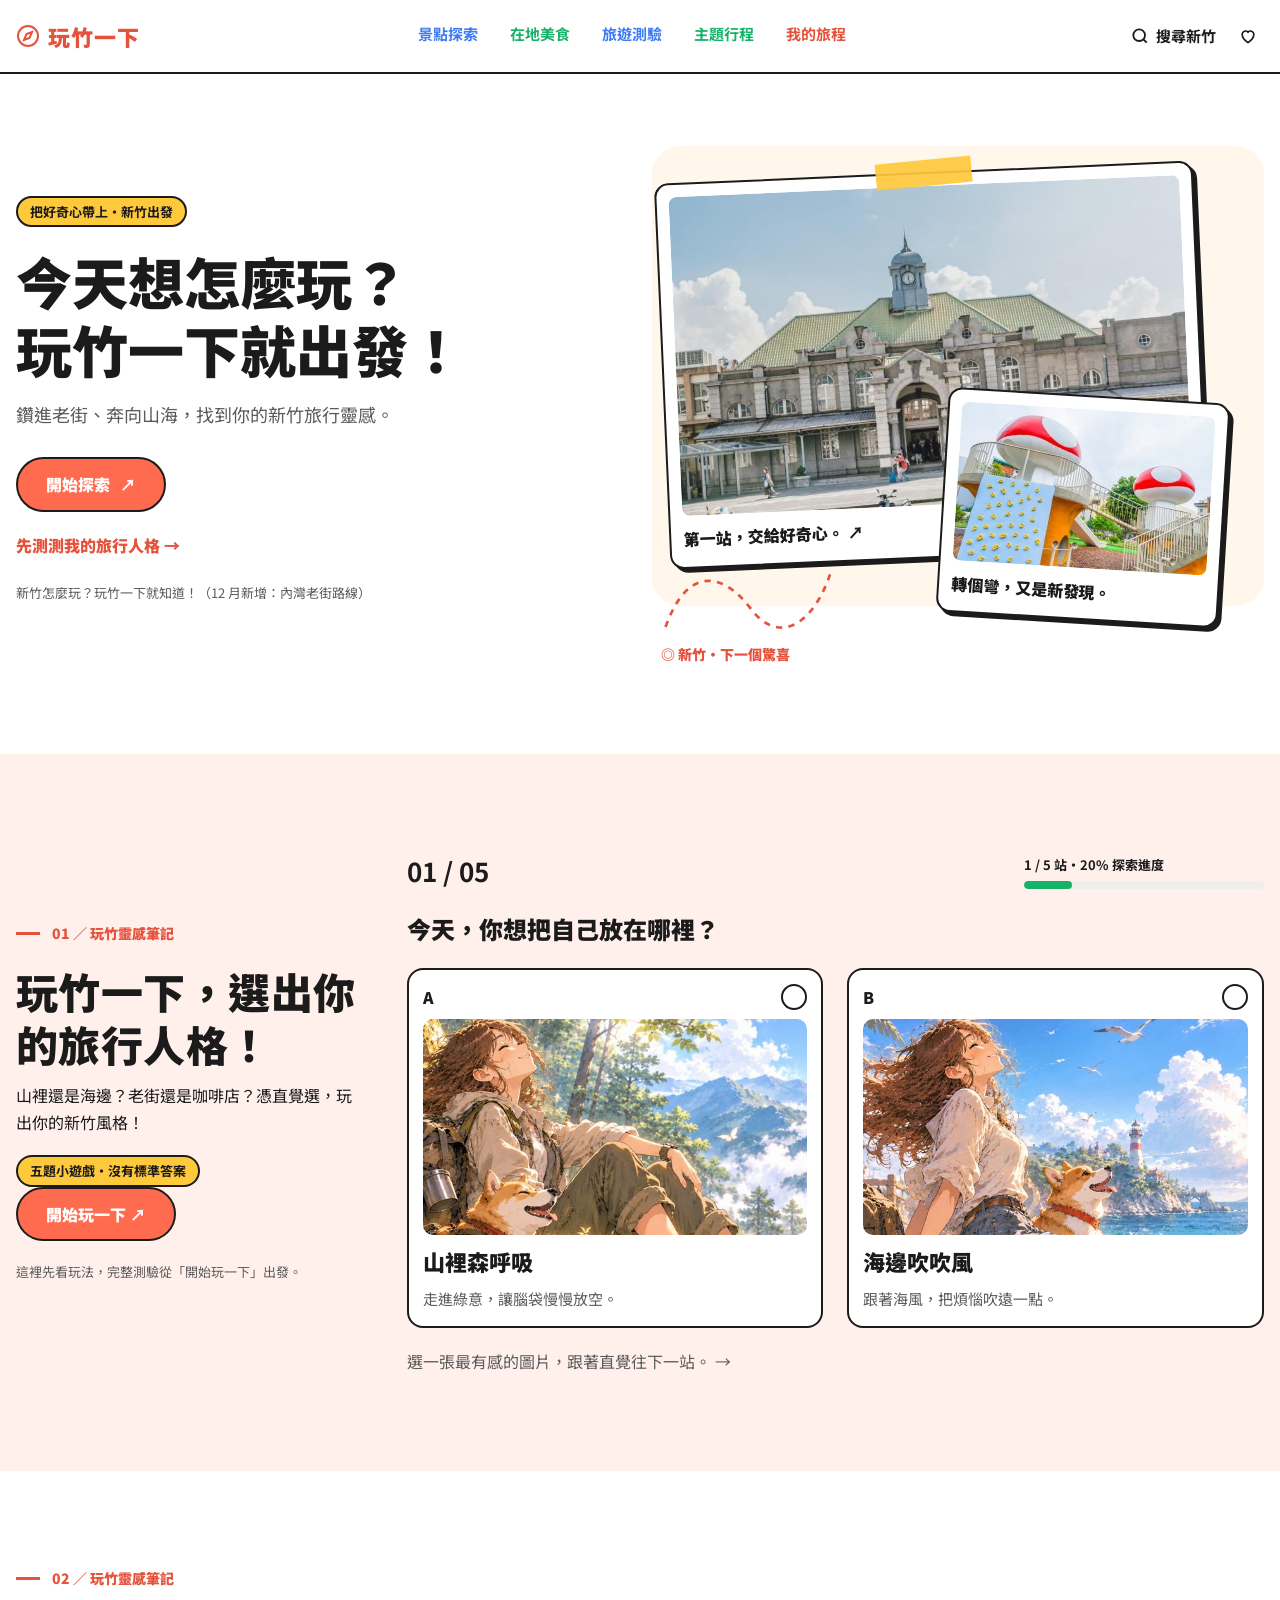
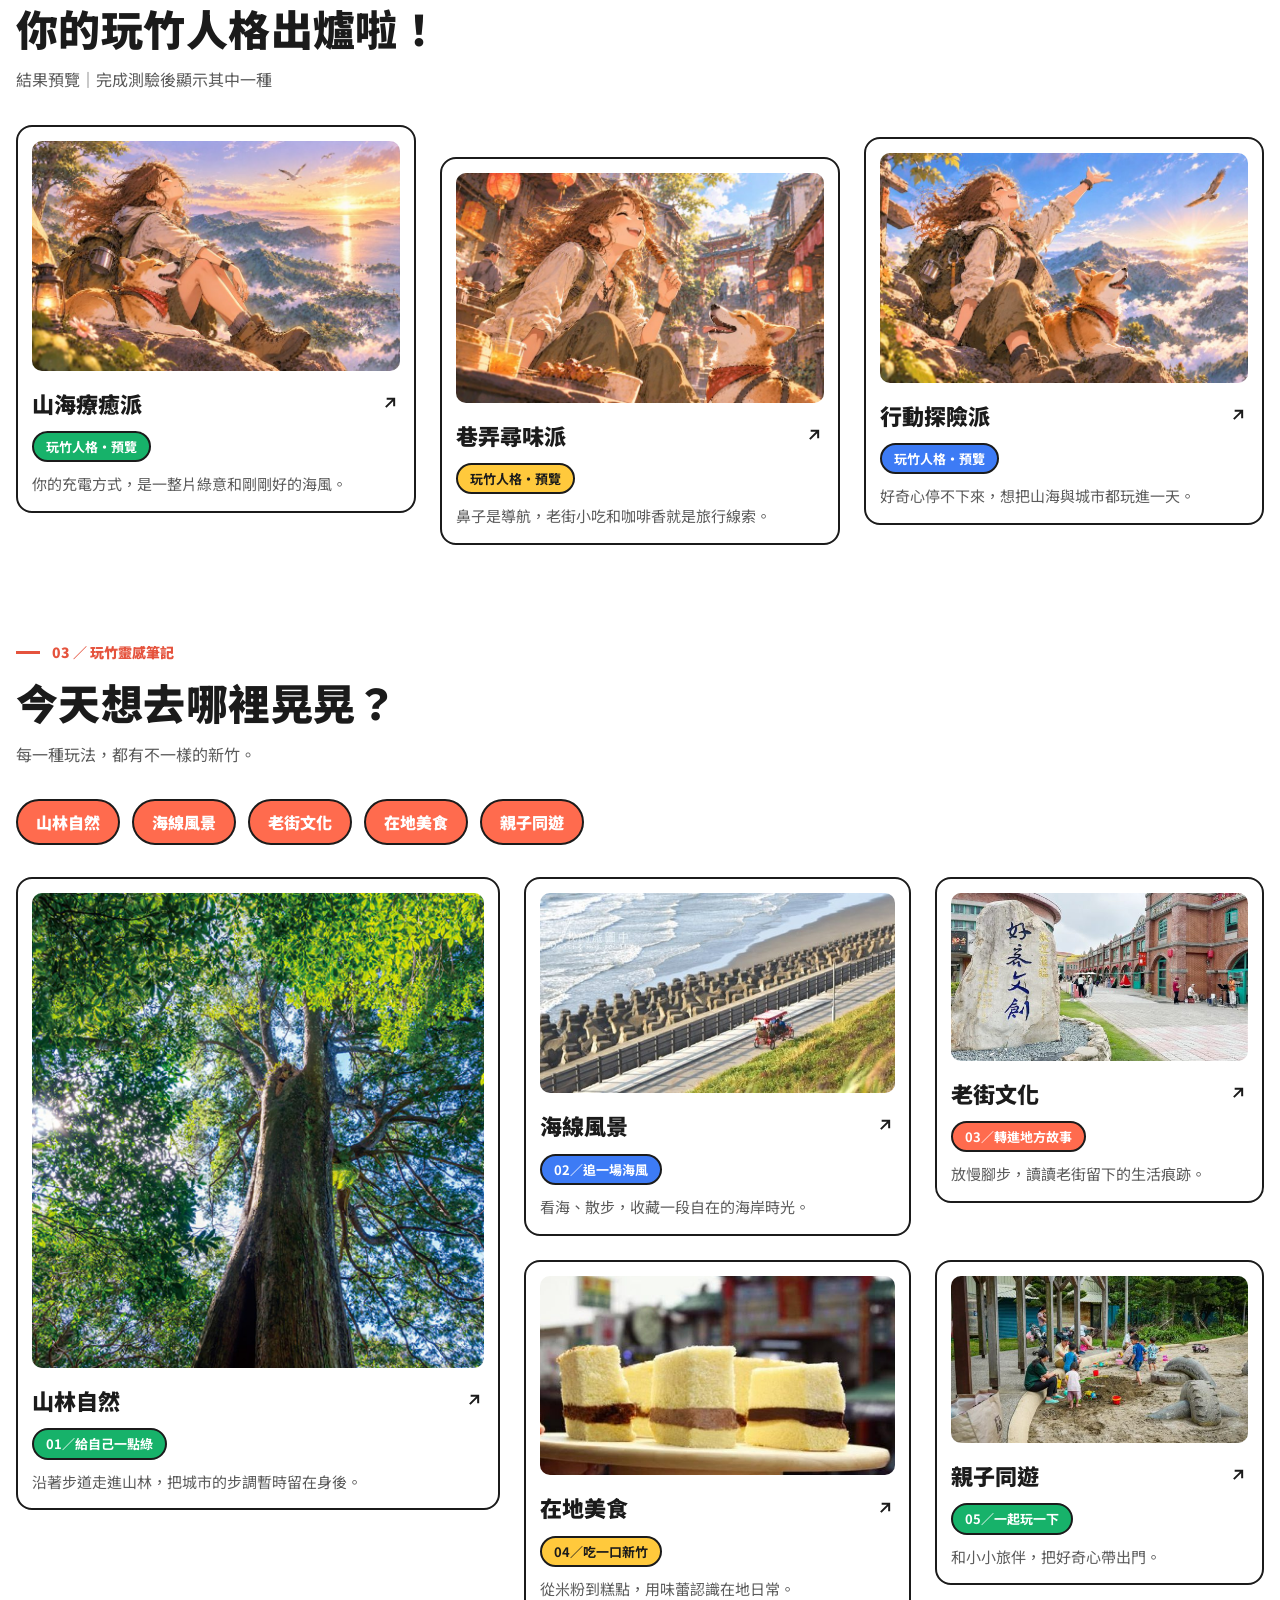
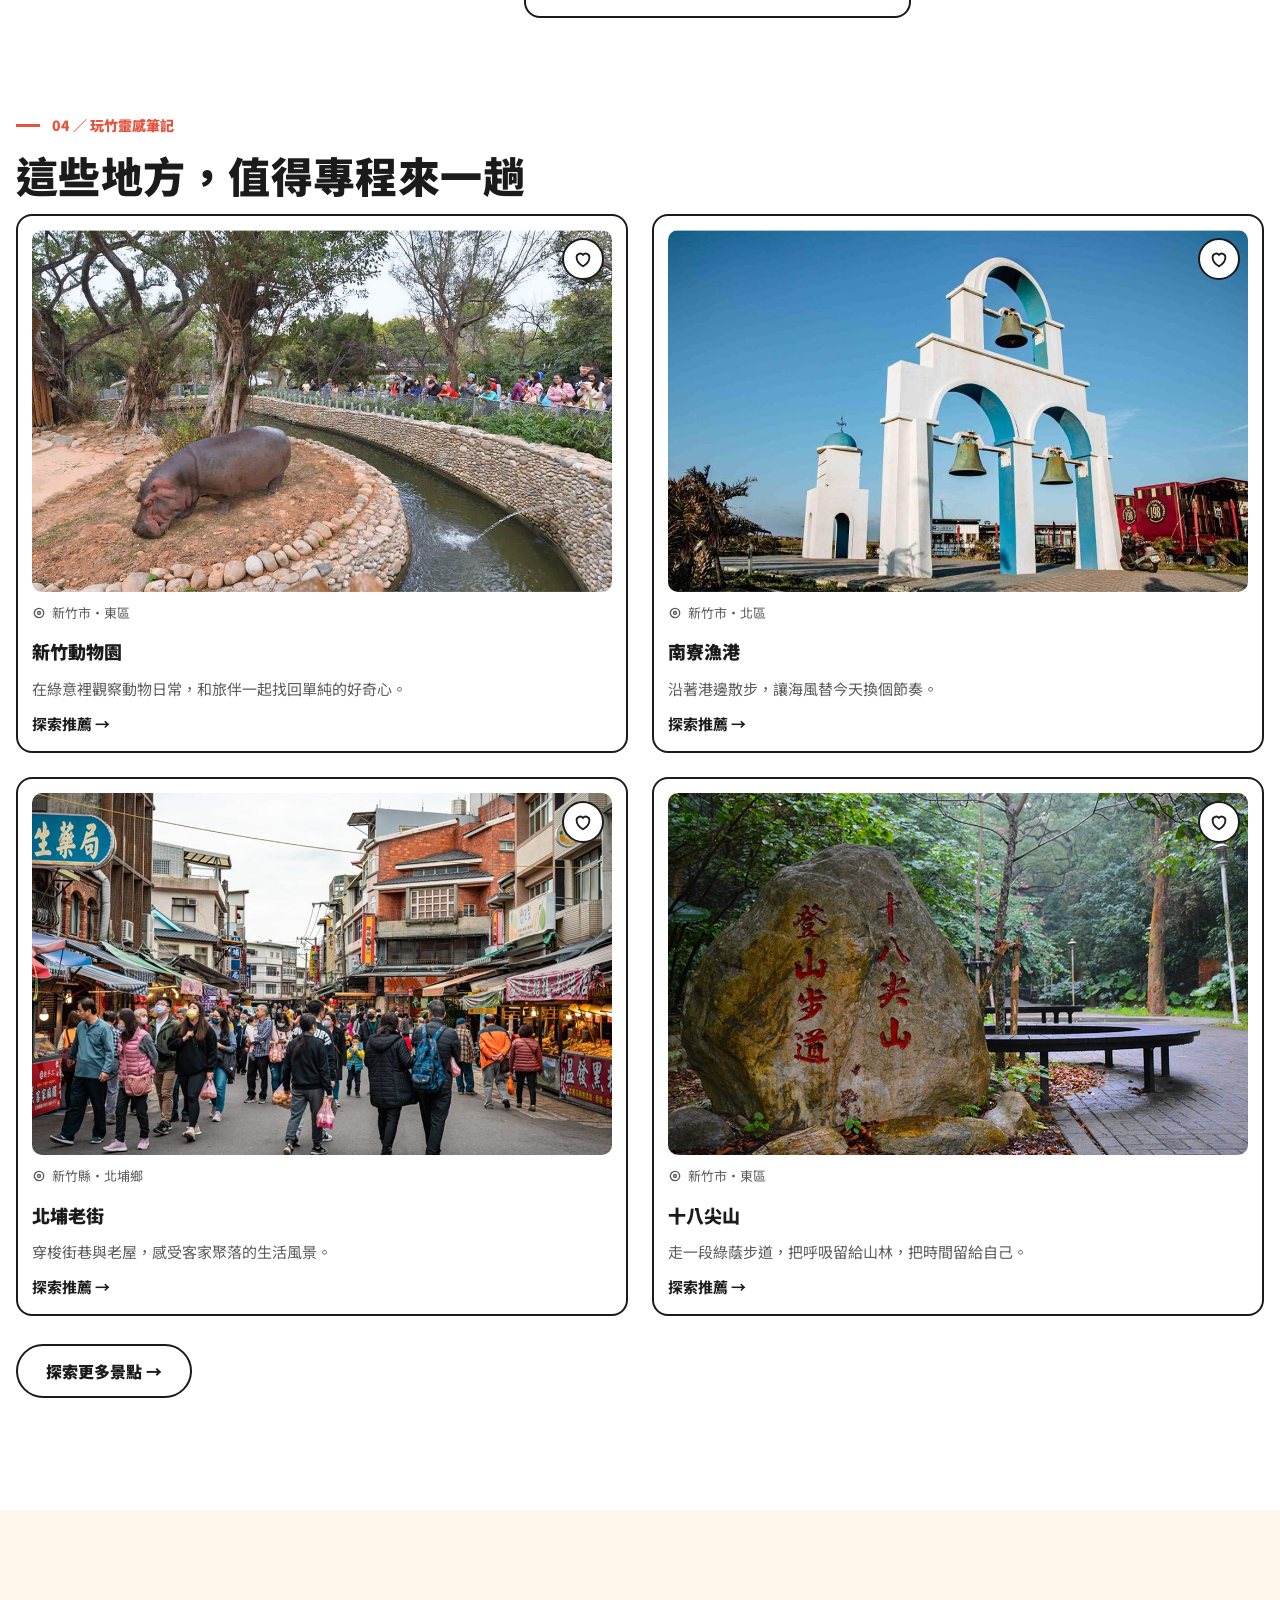
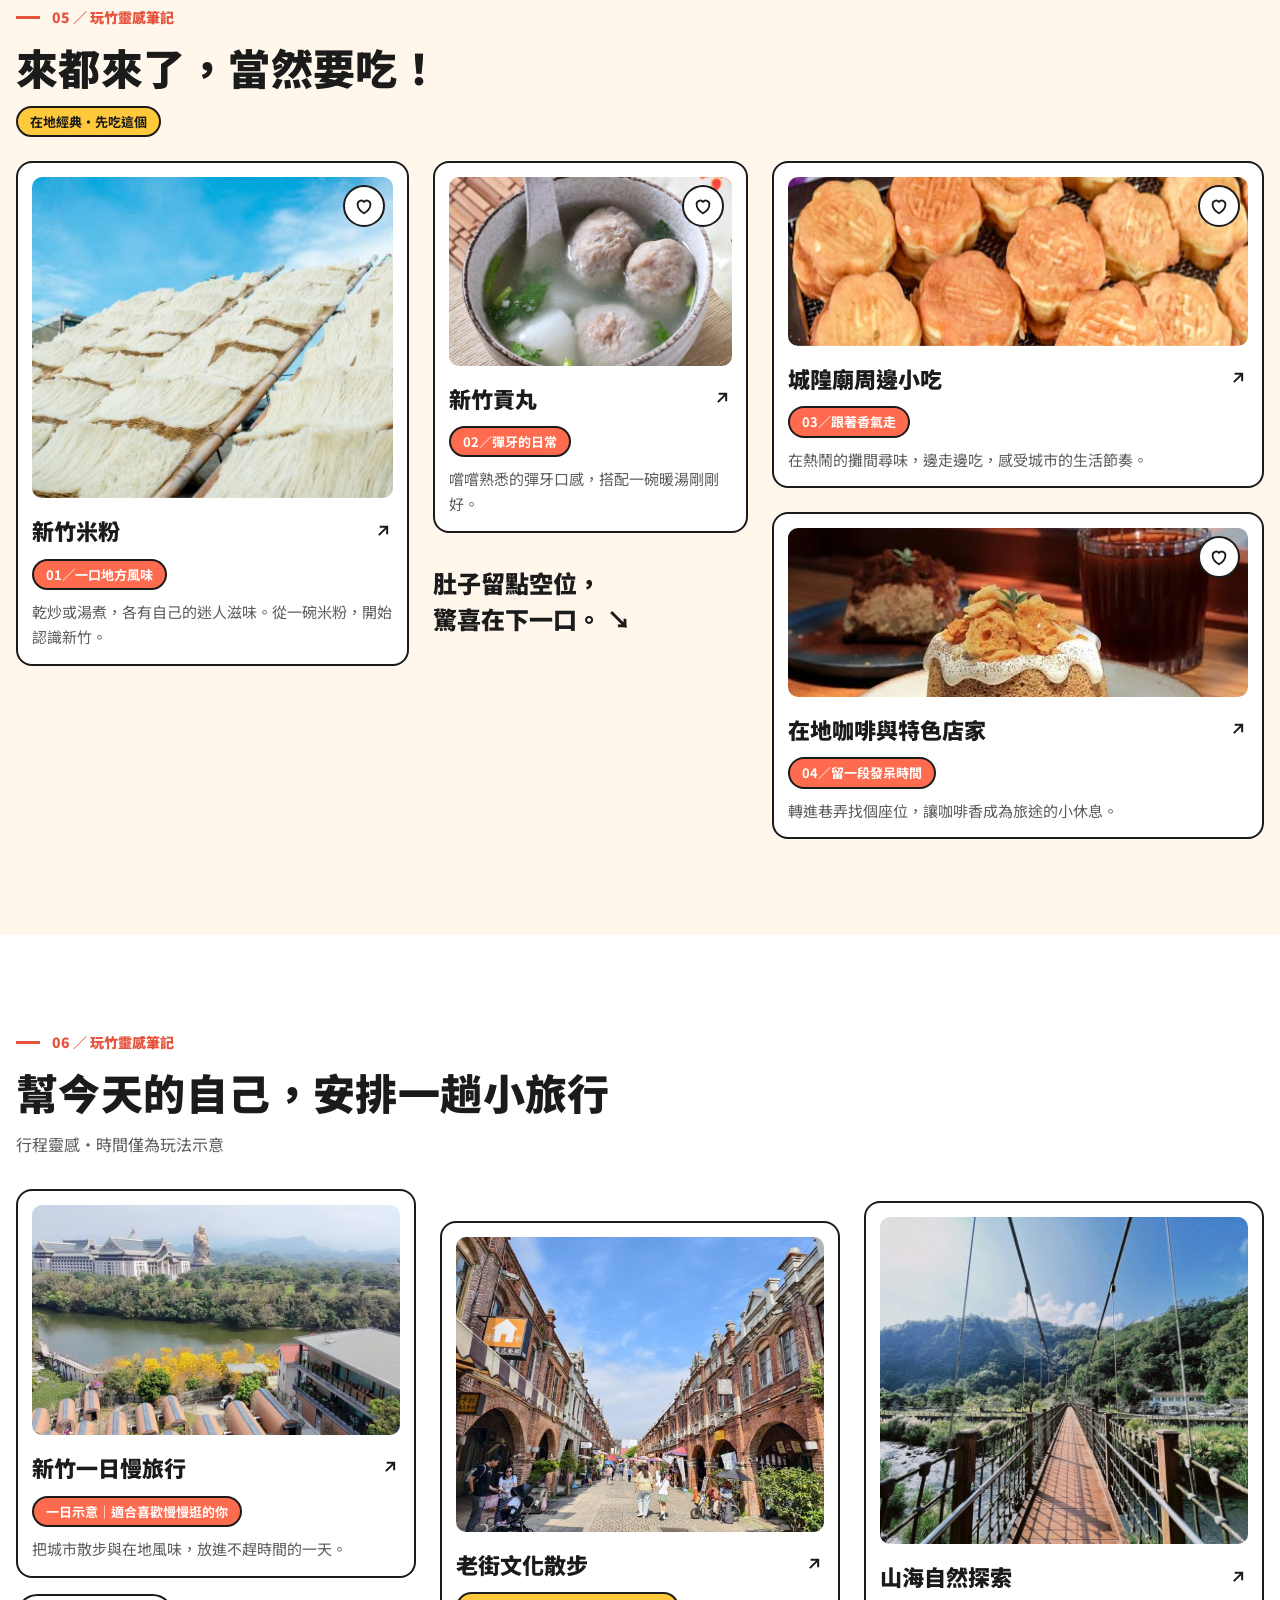
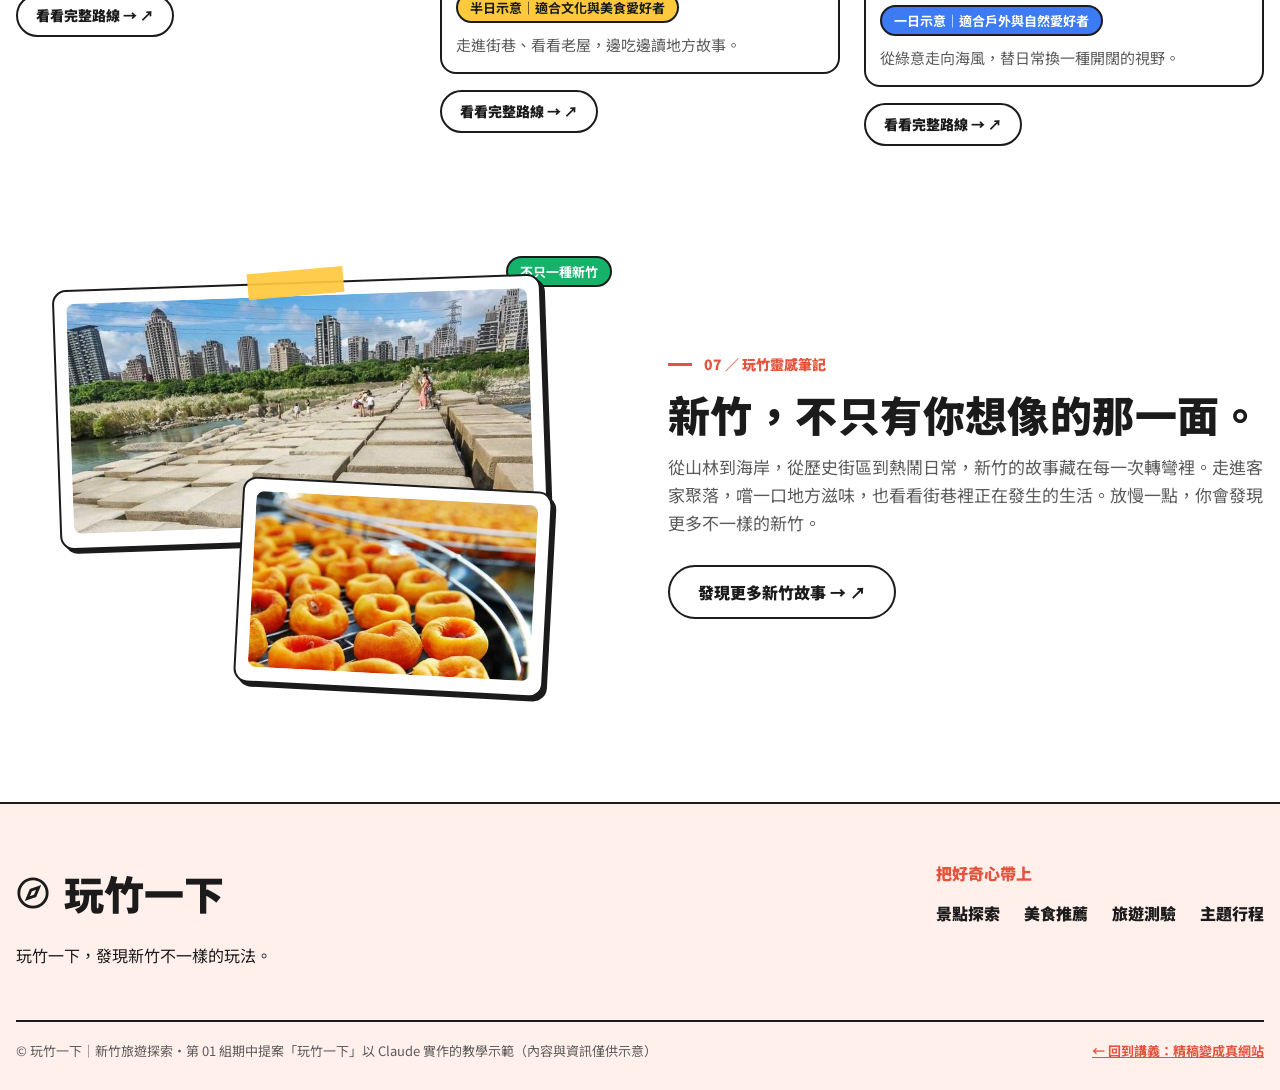
<file: index.html>
<!DOCTYPE html>
<html lang="zh-Hant-TW">
<head>
  <meta charset="utf-8">
  <meta name="viewport" content="width=device-width, initial-scale=1">
  <title>玩竹一下｜新竹新世代互動旅遊入口網</title>
  <meta name="description" content="鑽進老街、奔向山海，找到你的新竹旅行靈感。旅行人格測驗、景點探索、在地美食與主題行程。">
  <link rel="preconnect" href="https://fonts.googleapis.com">
  <link rel="preconnect" href="https://fonts.gstatic.com" crossorigin>
  <link href="https://fonts.googleapis.com/css2?family=Noto+Sans+TC:wght@400;500;700;900&display=swap" rel="stylesheet">
  <link rel="stylesheet" href="css/style.css?v=20261105b">
  <link rel="stylesheet" href="css/pages.css?v=20261105b">
</head>
<body data-page="home">
<main>

  <!-- HERO -->
  <section class="hero">
    <div class="wrap hero-grid">
      <div class="hero-txt">
        <span class="pill y">把好奇心帶上・新竹出發</span>
        <h1>今天想怎麼玩？<br>玩竹一下就出發！</h1>
        <p class="hero-sub">鑽進老街、奔向山海，找到你的新竹旅行靈感。</p>
        <div class="hero-cta">
          <a class="btn primary" href="explore.html">開始探索 <span aria-hidden="true">↗</span></a>
          <a class="link-arrow" href="quiz.html">先測測我的旅行人格 →</a>
        </div>
        <p class="note">新竹怎麼玩？玩竹一下就知道！（12 月新增：內灣老街路線）</p>
      </div>
      <div class="hero-photos" aria-hidden="true">
        <span class="hero-blob"></span>
        <figure class="polaroid tape hero-p1"><img src="img/hero-station.jpg" alt=""><figcaption>第一站，交給好奇心。 ↗</figcaption></figure>
        <figure class="polaroid hero-p2"><img src="img/hero-mushroom.jpg" alt=""><figcaption>轉個彎，又是新發現。</figcaption></figure>
        <svg class="hero-dash" viewBox="0 0 200 80"><path d="M5 70 C 30 0, 70 10, 100 50 S 170 70, 190 5" fill="none" stroke="#e5533d" stroke-width="3" stroke-dasharray="7 7"/></svg>
        <span class="hero-mark">◎ 新竹・下一個驚喜</span>
      </div>
    </div>
  </section>

  <!-- 01 測驗預覽：首頁就能先玩第一題 -->
  <section class="sec pink" id="quiz-teaser">
    <div class="wrap teaser">
      <div class="teaser-intro reveal">
        <p class="eyebrow">01 ／ 玩竹靈感筆記</p>
        <h2 class="h2">玩竹一下，選出你的旅行人格！</h2>
        <p>山裡還是海邊？老街還是咖啡店？憑直覺選，玩出你的新竹風格！</p>
        <span class="pill y">五題小遊戲・沒有標準答案</span>
        <p><a class="btn primary" href="quiz.html">開始玩一下 ↗</a></p>
        <p class="note">這裡先看玩法，完整測驗從「開始玩一下」出發。</p>
      </div>
      <div class="teaser-q reveal">
        <div class="teaser-top"><b class="teaser-no">01 / 05</b>
          <div class="progress"><span>1 / 5 站・20% 探索進度</span><i><b style="width:20%"></b></i></div></div>
        <h3>今天，你想把自己放在哪裡？</h3>
        <div class="choice-row" role="radiogroup" aria-label="第一題選項">
          <button class="choice" type="button" role="radio" aria-checked="false" data-v="a"><b class="ab">A</b><img src="img/q1a.jpg" alt=""><span class="ct">山裡森呼吸</span><span class="cd">走進綠意，讓腦袋慢慢放空。</span></button>
          <button class="choice" type="button" role="radio" aria-checked="false" data-v="b"><b class="ab">B</b><img src="img/q1b.jpg" alt=""><span class="ct">海邊吹吹風</span><span class="cd">跟著海風，把煩惱吹遠一點。</span></button>
        </div>
        <p class="teaser-go" id="teaserGo">選一張最有感的圖片，跟著直覺往下一站。 →</p>
      </div>
    </div>
  </section>

  <!-- 02 人格預覽 -->
  <section class="sec">
    <div class="wrap">
      <p class="eyebrow">02 ／ 玩竹靈感筆記</p>
      <h2 class="h2">你的玩竹人格出爐啦！</h2>
      <p class="lead">結果預覽｜完成測驗後顯示其中一種</p>
      <div class="grid3 stagger" id="typeGrid"></div>
    </div>
  </section>

  <!-- 03 分類 -->
  <section class="sec" style="padding-top:0">
    <div class="wrap">
      <p class="eyebrow">03 ／ 玩竹靈感筆記</p>
      <h2 class="h2">今天想去哪裡晃晃？</h2>
      <p class="lead">每一種玩法，都有不一樣的新竹。</p>
      <div class="chips" id="catChips" role="tablist" aria-label="玩法分類"></div>
      <div class="masonry" id="catGrid"></div>
    </div>
  </section>

  <!-- 04 精選景點 -->
  <section class="sec" style="padding-top:0">
    <div class="wrap">
      <p class="eyebrow">04 ／ 玩竹靈感筆記</p>
      <h2 class="h2">這些地方，值得專程來一趟</h2>
      <div class="grid2" id="spotGrid"></div>
      <p style="margin-top:28px"><a class="btn" href="explore.html">探索更多景點 →</a></p>
    </div>
  </section>

  <!-- 05 美食 -->
  <section class="sec cream">
    <div class="wrap">
      <p class="eyebrow">05 ／ 玩竹靈感筆記</p>
      <h2 class="h2">來都來了，當然要吃！</h2>
      <span class="pill y" style="margin-bottom:24px">在地經典・先吃這個</span>
      <div class="food-grid" id="foodGrid"></div>
    </div>
  </section>

  <!-- 06 行程 -->
  <section class="sec">
    <div class="wrap">
      <p class="eyebrow">06 ／ 玩竹靈感筆記</p>
      <h2 class="h2">幫今天的自己，安排一趟小旅行</h2>
      <p class="lead">行程靈感・時間僅為玩法示意</p>
      <div class="grid3 stagger" id="tripGrid"></div>
    </div>
  </section>

  <!-- 07 故事 -->
  <section class="sec" style="padding-top:24px">
    <div class="wrap story">
      <div class="story-photos" aria-hidden="true">
        <span class="pill g story-badge">不只一種新竹</span>
        <figure class="polaroid tape story-p1"><img src="img/story-river.jpg" alt=""></figure>
        <figure class="polaroid story-p2"><img src="img/story-persimmon.jpg" alt=""></figure>
      </div>
      <div class="reveal">
        <p class="eyebrow">07 ／ 玩竹靈感筆記</p>
        <h2 class="h2">新竹，不只有你想像的那一面。</h2>
        <p class="story-txt">從山林到海岸，從歷史街區到熱鬧日常，新竹的故事藏在每一次轉彎裡。走進客家聚落，嚐一口地方滋味，也看看街巷裡正在發生的生活。放慢一點，你會發現更多不一樣的新竹。</p>
        <a class="btn" href="explore.html">發現更多新竹故事 → ↗</a>
      </div>
    </div>
  </section>

</main>
<script src="js/data.js?v=20261105a"></script>
<script src="js/app.js?v=20261105a"></script>
<script src="js/home.js?v=20261105a"></script>
</body>
</html>
</file>
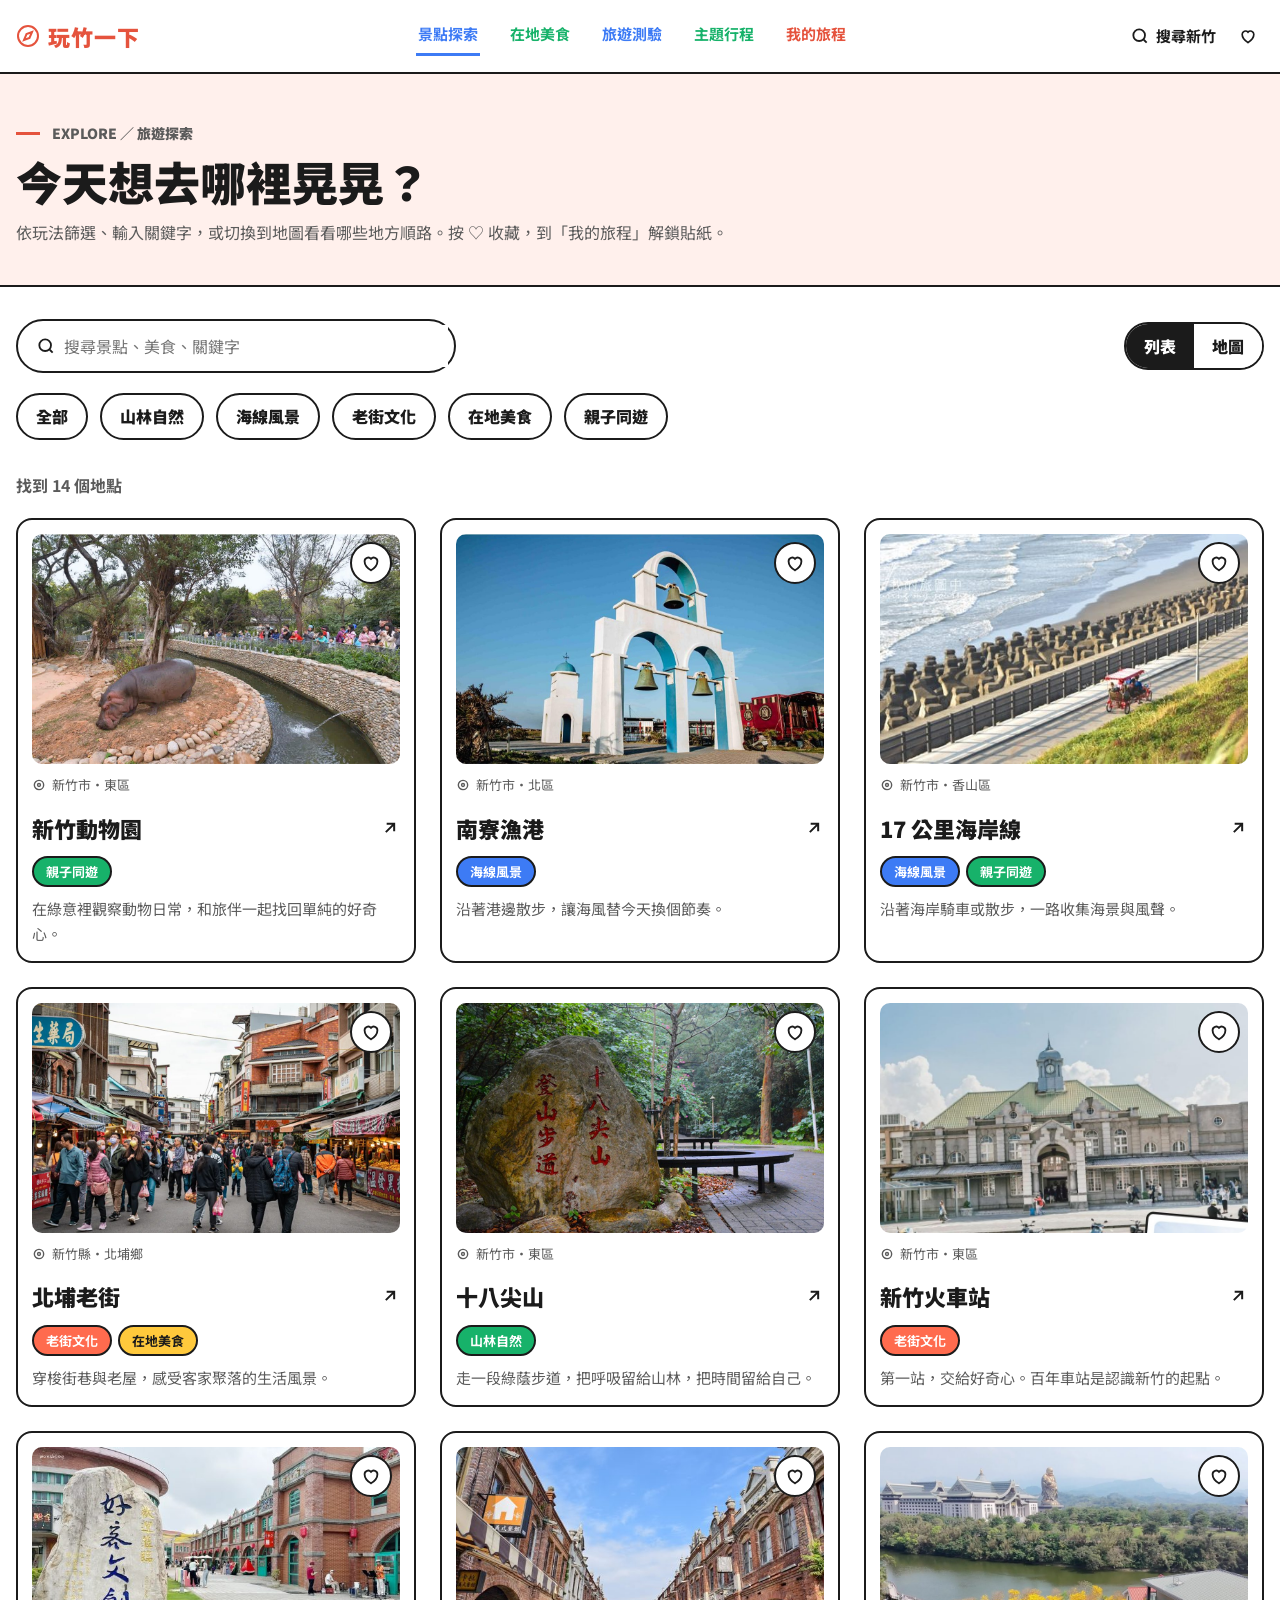
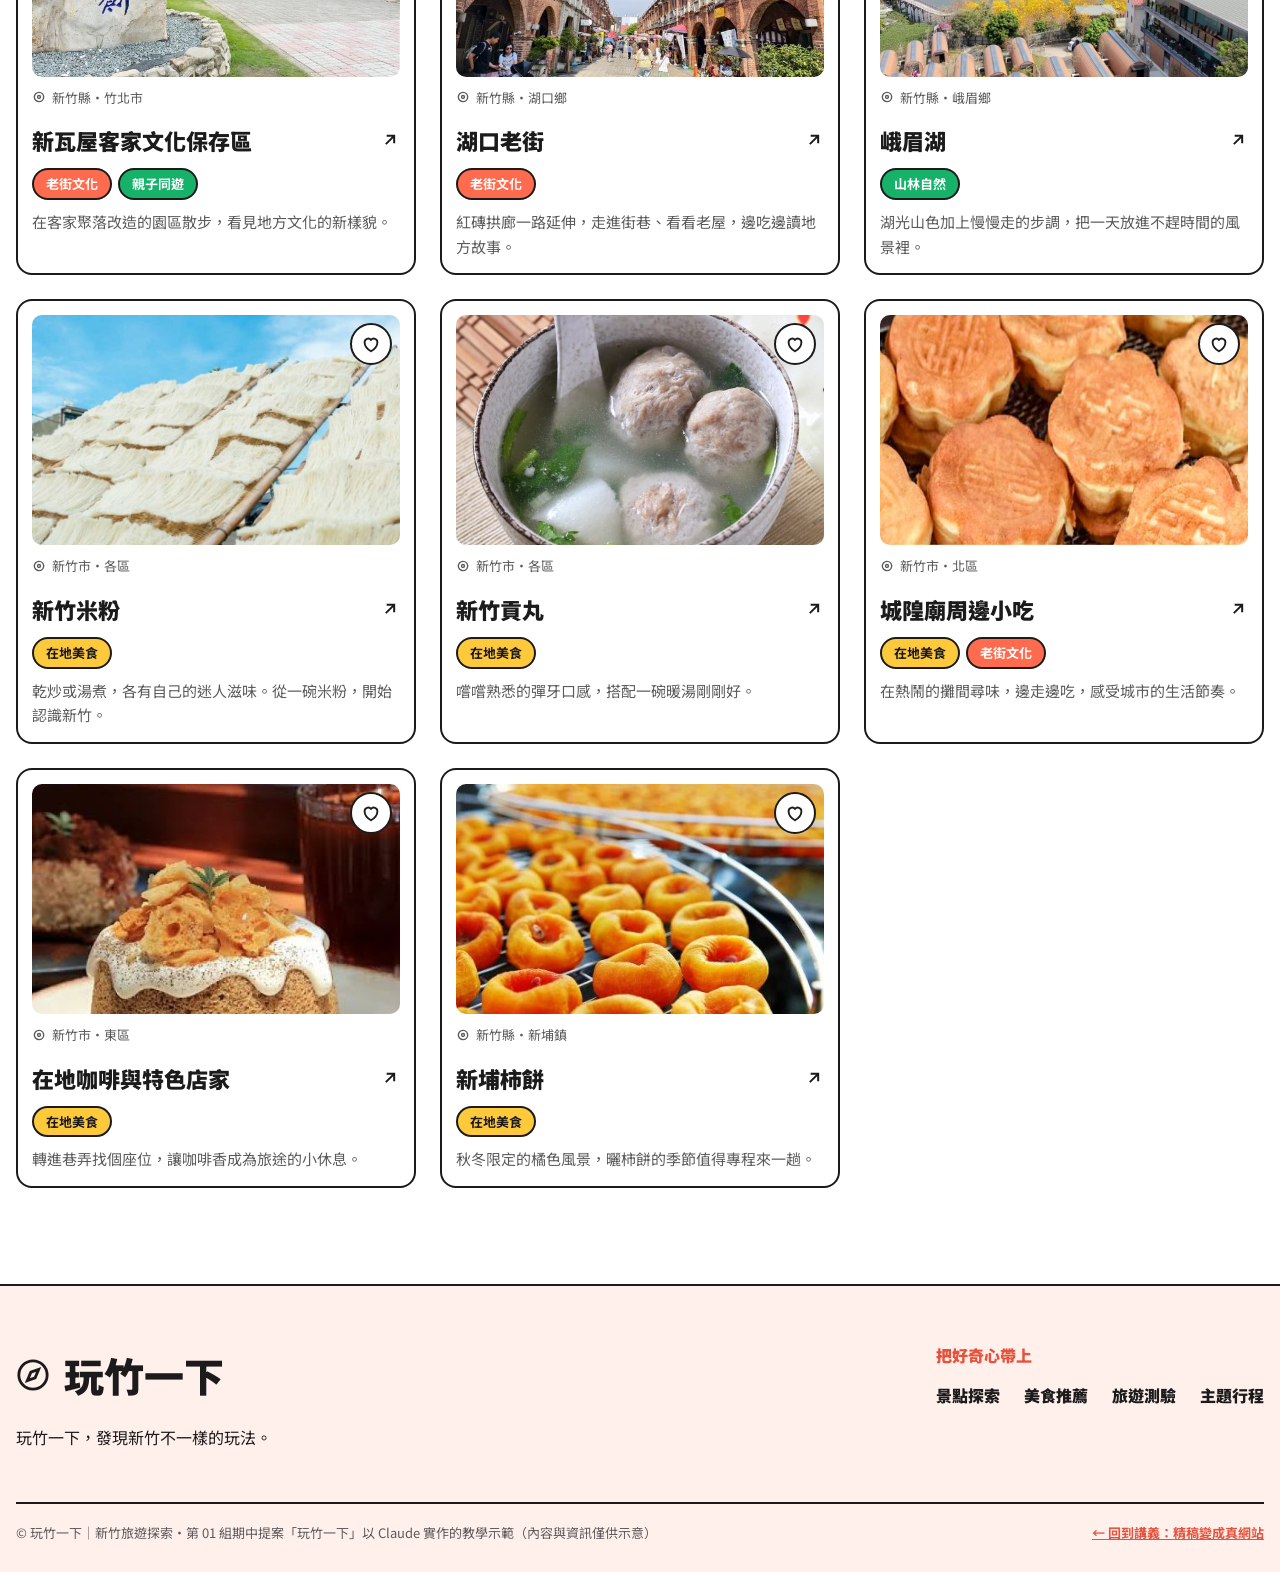
<file: explore.html>
<!DOCTYPE html>
<html lang="zh-Hant-TW">
<head>
  <meta charset="utf-8">
  <meta name="viewport" content="width=device-width, initial-scale=1">
  <title>景點探索｜玩竹一下</title>
  <meta name="description" content="依山林、海線、老街、美食、親子分類探索新竹景點，可搜尋、看地圖、加入收藏。">
  <link rel="preconnect" href="https://fonts.googleapis.com">
  <link rel="preconnect" href="https://fonts.gstatic.com" crossorigin>
  <link href="https://fonts.googleapis.com/css2?family=Noto+Sans+TC:wght@400;500;700;900&display=swap" rel="stylesheet">
  <link rel="stylesheet" href="css/style.css?v=20261105b">
  <link rel="stylesheet" href="css/pages.css?v=20261105b">
</head>
<body data-page="explore">
<main>
  <section class="ph-head">
    <div class="wrap">
      <p class="eyebrow">EXPLORE ／ 旅遊探索</p>
      <h1 id="pageTitle">今天想去哪裡晃晃？</h1>
      <p>依玩法篩選、輸入關鍵字，或切換到地圖看看哪些地方順路。按 ♡ 收藏，到「我的旅程」解鎖貼紙。</p>
    </div>
  </section>

  <section class="wrap" style="padding-bottom:96px">
    <div class="toolbar">
      <label class="searchbar"><svg viewBox="0 0 24 24" fill="none" stroke="currentColor" stroke-width="2.2" aria-hidden="true"><circle cx="11" cy="11" r="7"/><path d="m20 20-3.5-3.5"/></svg>
        <span class="sr">搜尋景點</span><input id="kw" type="search" placeholder="搜尋景點、美食、關鍵字"></label>
      <div class="seg" role="group" aria-label="顯示方式"><button type="button" data-view="list" aria-pressed="true">列表</button><button type="button" data-view="map" aria-pressed="false">地圖</button></div>
    </div>
    <div class="chips" id="chips" role="group" aria-label="分類篩選"></div>
    <p class="count" id="count" aria-live="polite"></p>

    <div id="listView" class="explore-grid"></div>

    <div id="mapView" class="map-wrap" hidden>
      <div class="map" id="map">
        <svg class="land" viewBox="0 0 100 100" preserveAspectRatio="none" aria-hidden="true">
          <path d="M22 0 L100 0 L100 100 L30 100 C 24 80, 20 70, 22 55 C 24 40, 18 28, 24 15 Z" fill="#fff7ec" stroke="#1b1b1b" stroke-width=".6"/>
          <path d="M38 34 C 46 30, 58 30, 66 36 C 70 46, 66 58, 56 62 C 46 64, 38 56, 36 46 Z" fill="#ffe1d8" stroke="#1b1b1b" stroke-width=".4" stroke-dasharray="1.5 1"/>
          <path d="M60 70 C 70 64, 90 66, 100 72 L100 100 L68 100 C 62 90, 58 80, 60 70 Z" fill="#dff3e6"/>
          <path d="M24 30 C 40 28, 60 22, 100 26" fill="none" stroke="#7fb6e5" stroke-width="1.6"/>
          <text x="44" y="49" font-size="3.4" font-weight="700" fill="#e5533d">新竹市區</text>
          <text x="74" y="94" font-size="3" fill="#17b26a">山區</text>
          <text x="6" y="50" font-size="3" fill="#3d7bf5">台灣海峽</text>
          <text x="66" y="23" font-size="2.6" fill="#3d7bf5">頭前溪</text>
        </svg>
        <div id="pins"></div>
        <div class="map-legend" aria-hidden="true"><span><b style="background:var(--green)"></b>山林</span><span><b style="background:var(--blue)"></b>海線</span><span><b style="background:var(--coral)"></b>老街</span><span><b style="background:var(--yellow)"></b>美食</span><span><b style="background:#b98cff"></b>親子</span></div>
      </div>
      <div>
        <p class="note">示意地圖：位置為相對方位，不是真實比例。點地標或清單可看介紹。</p>
        <div class="map-list" id="mapList"></div>
      </div>
    </div>
  </section>
</main>
<script src="js/data.js?v=20261105a"></script>
<script src="js/app.js?v=20261105a"></script>
<script src="js/explore.js?v=20261105a"></script>
</body>
</html>
</file>
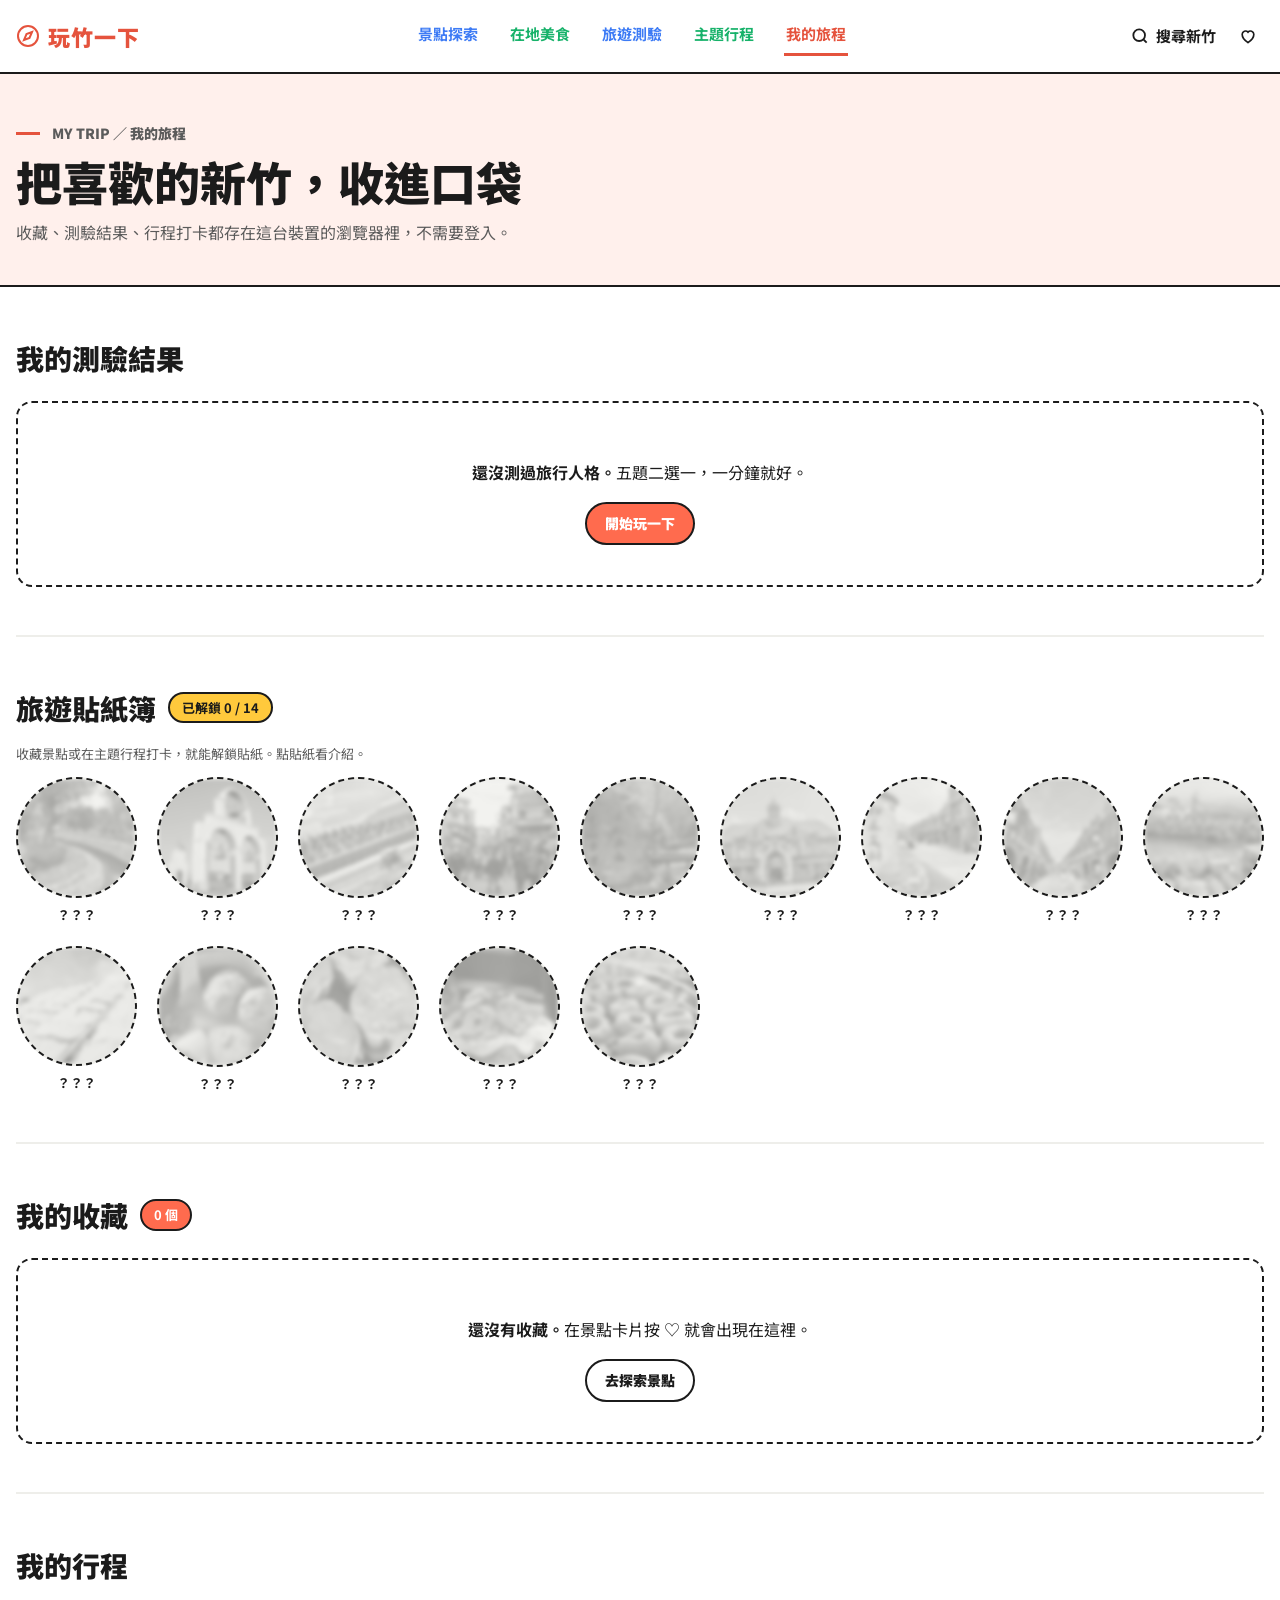
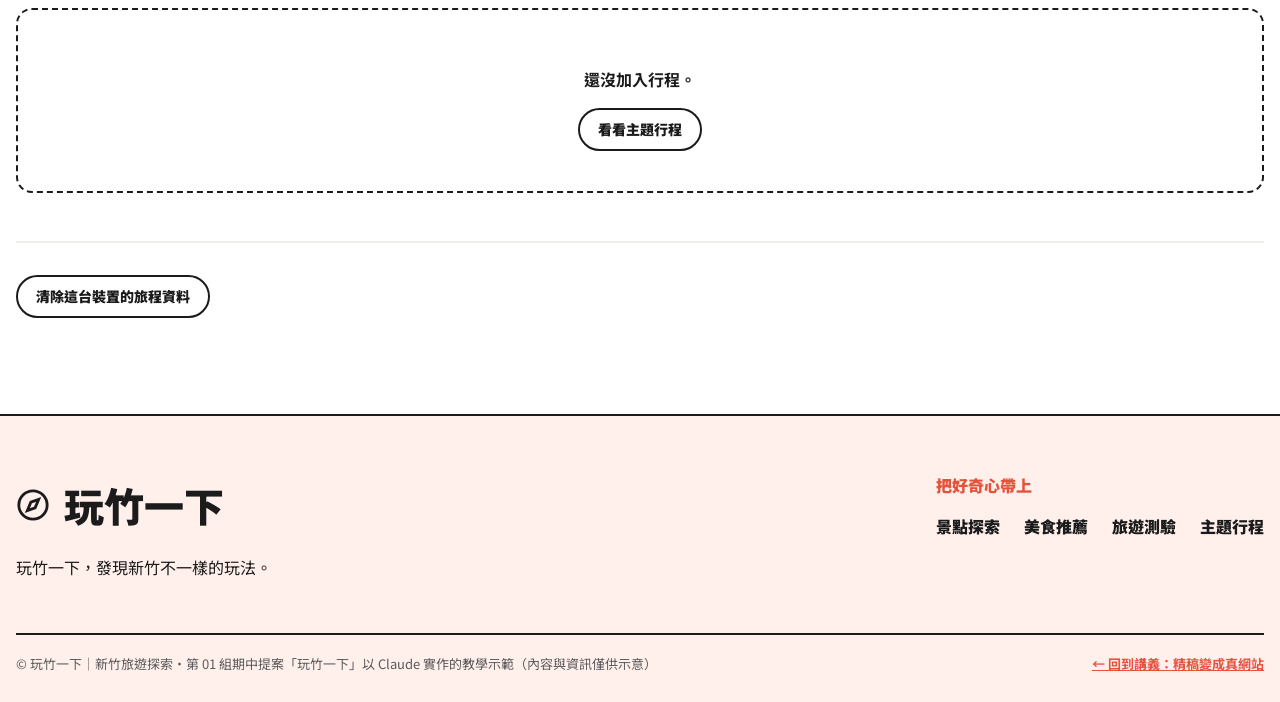
<file: mytrip.html>
<!DOCTYPE html>
<html lang="zh-Hant-TW">
<head>
  <meta charset="utf-8">
  <meta name="viewport" content="width=device-width, initial-scale=1">
  <title>我的旅程｜玩竹一下</title>
  <meta name="description" content="我的收藏、我的測驗結果、我的行程與旅遊貼紙簿。">
  <link rel="preconnect" href="https://fonts.googleapis.com">
  <link rel="preconnect" href="https://fonts.gstatic.com" crossorigin>
  <link href="https://fonts.googleapis.com/css2?family=Noto+Sans+TC:wght@400;500;700;900&display=swap" rel="stylesheet">
  <link rel="stylesheet" href="css/style.css?v=20261105b">
  <link rel="stylesheet" href="css/pages.css?v=20261105b">
</head>
<body data-page="mytrip">
<main>
  <section class="ph-head">
    <div class="wrap">
      <p class="eyebrow">MY TRIP ／ 我的旅程</p>
      <h1>把喜歡的新竹，收進口袋</h1>
      <p>收藏、測驗結果、行程打卡都存在這台裝置的瀏覽器裡，不需要登入。</p>
    </div>
  </section>
  <div class="wrap" style="padding-bottom:80px">
    <section class="mt-sec"><h2>我的測驗結果</h2><div id="res"></div></section>
    <section class="mt-sec"><h2>旅遊貼紙簿 <span class="pill y" id="stickCount"></span></h2>
      <p class="note" style="margin-top:-8px">收藏景點或在主題行程打卡，就能解鎖貼紙。點貼紙看介紹。</p><div class="stickers" id="stickers"></div></section>
    <section class="mt-sec"><h2>我的收藏 <span class="pill r" id="favCount"></span></h2><div class="explore-grid" id="favs"></div></section>
    <section class="mt-sec"><h2>我的行程</h2><div class="trip-list" id="trips"></div></section>
    <p style="margin-top:32px"><button class="btn sm" type="button" id="clear">清除這台裝置的旅程資料</button></p>
  </div>
</main>
<script src="js/data.js?v=20261105a"></script>
<script src="js/app.js?v=20261105a"></script>
<script>
/* 我的旅程：讀取 localStorage 的收藏、測驗、行程、打卡紀錄 */
(function () {
  const $ = s => document.querySelector(s), IMG = WZ.IMG, S = WZ.state;
  function render() {
    const r = S.result && WZ.TYPES[S.result.key];
    $('#res').innerHTML = r ? `<div class="mt-result"><img src="${IMG(r.img)}" alt="${r.name}插畫"><div><p class="res-name" style="font-size:36px">${r.name}</p><p class="res-line" style="font-size:18px">${r.line}</p>
        <p style="display:flex;gap:10px;flex-wrap:wrap"><a class="btn sm primary" href="quiz.html">再測一次</a>${r.recs.map(id => `<button class="btn sm" type="button" data-open-spot="${id}">${WZ.spot(id).name}</button>`).join('')}</p></div></div>`
      : `<div class="empty"><p><b>還沒測過旅行人格。</b>五題二選一，一分鐘就好。</p><a class="btn primary sm" href="quiz.html">開始玩一下</a></div>`;

    const doneSpots = S.done.map(k => k.split(':')[1]);
    const un = WZ.SPOTS.filter(s => S.favs.includes(s.id) || doneSpots.includes(s.id)).map(s => s.id);
    $('#stickCount').textContent = `已解鎖 ${un.length} / ${WZ.SPOTS.length}`;
    $('#stickers').innerHTML = WZ.SPOTS.map(s => { const ok = un.includes(s.id); return `<button type="button" class="sticker ${ok ? '' : 'lock'}" data-open-spot="${s.id}" aria-label="${s.name}${ok ? '（已解鎖）' : '（未解鎖）'}"><span class="s"><img src="${IMG(s.img)}" alt=""></span>${ok ? s.name : '？？？'}</button>`; }).join('');

    $('#favCount').textContent = S.favs.length + ' 個';
    $('#favs').innerHTML = S.favs.length ? S.favs.map(WZ.spot).filter(Boolean).map(s => `<article class="card"><a class="cover" href="#" data-open-spot="${s.id}" aria-label="看${s.name}介紹"></a>${WZ.favBtn(s.id)}
        <div class="ph"><img src="${IMG(s.img)}" alt="${s.name}"></div><p class="meta">${WZ.ICON.pin}${s.area}</p><h3 style="font-size:20px">${s.name}</h3></article>`).join('')
      : `<div class="empty"><p><b>還沒有收藏。</b>在景點卡片按 ♡ 就會出現在這裡。</p><a class="btn sm" href="explore.html">去探索景點</a></div>`;

    $('#trips').innerHTML = S.trips.length ? S.trips.map(id => { const t = WZ.TRIPS.find(x => x.id === id); const n = t.stops.filter(s => S.done.includes(t.id + ':' + s.spot)).length;
      return `<div class="trip-row"><span><b>${t.name}</b>　<small class="note">${t.kind}・完成 ${n}/${t.stops.length} 站</small></span><a class="btn sm" href="trips.html#${t.id}">繼續這趟 →</a></div>`; }).join('')
      : `<div class="empty"><p><b>還沒加入行程。</b></p><a class="btn sm" href="trips.html">看看主題行程</a></div>`;
  }
  document.addEventListener('wz:fav', render);
  $('#clear').addEventListener('click', () => { if (!confirm('確定清除收藏、測驗結果與打卡紀錄？')) return; S.favs = []; S.result = null; S.trips = []; S.done = []; WZ.save(); render(); WZ.toast('已清除'); });
  render();
})();
</script>
</body>
</html>
</file>
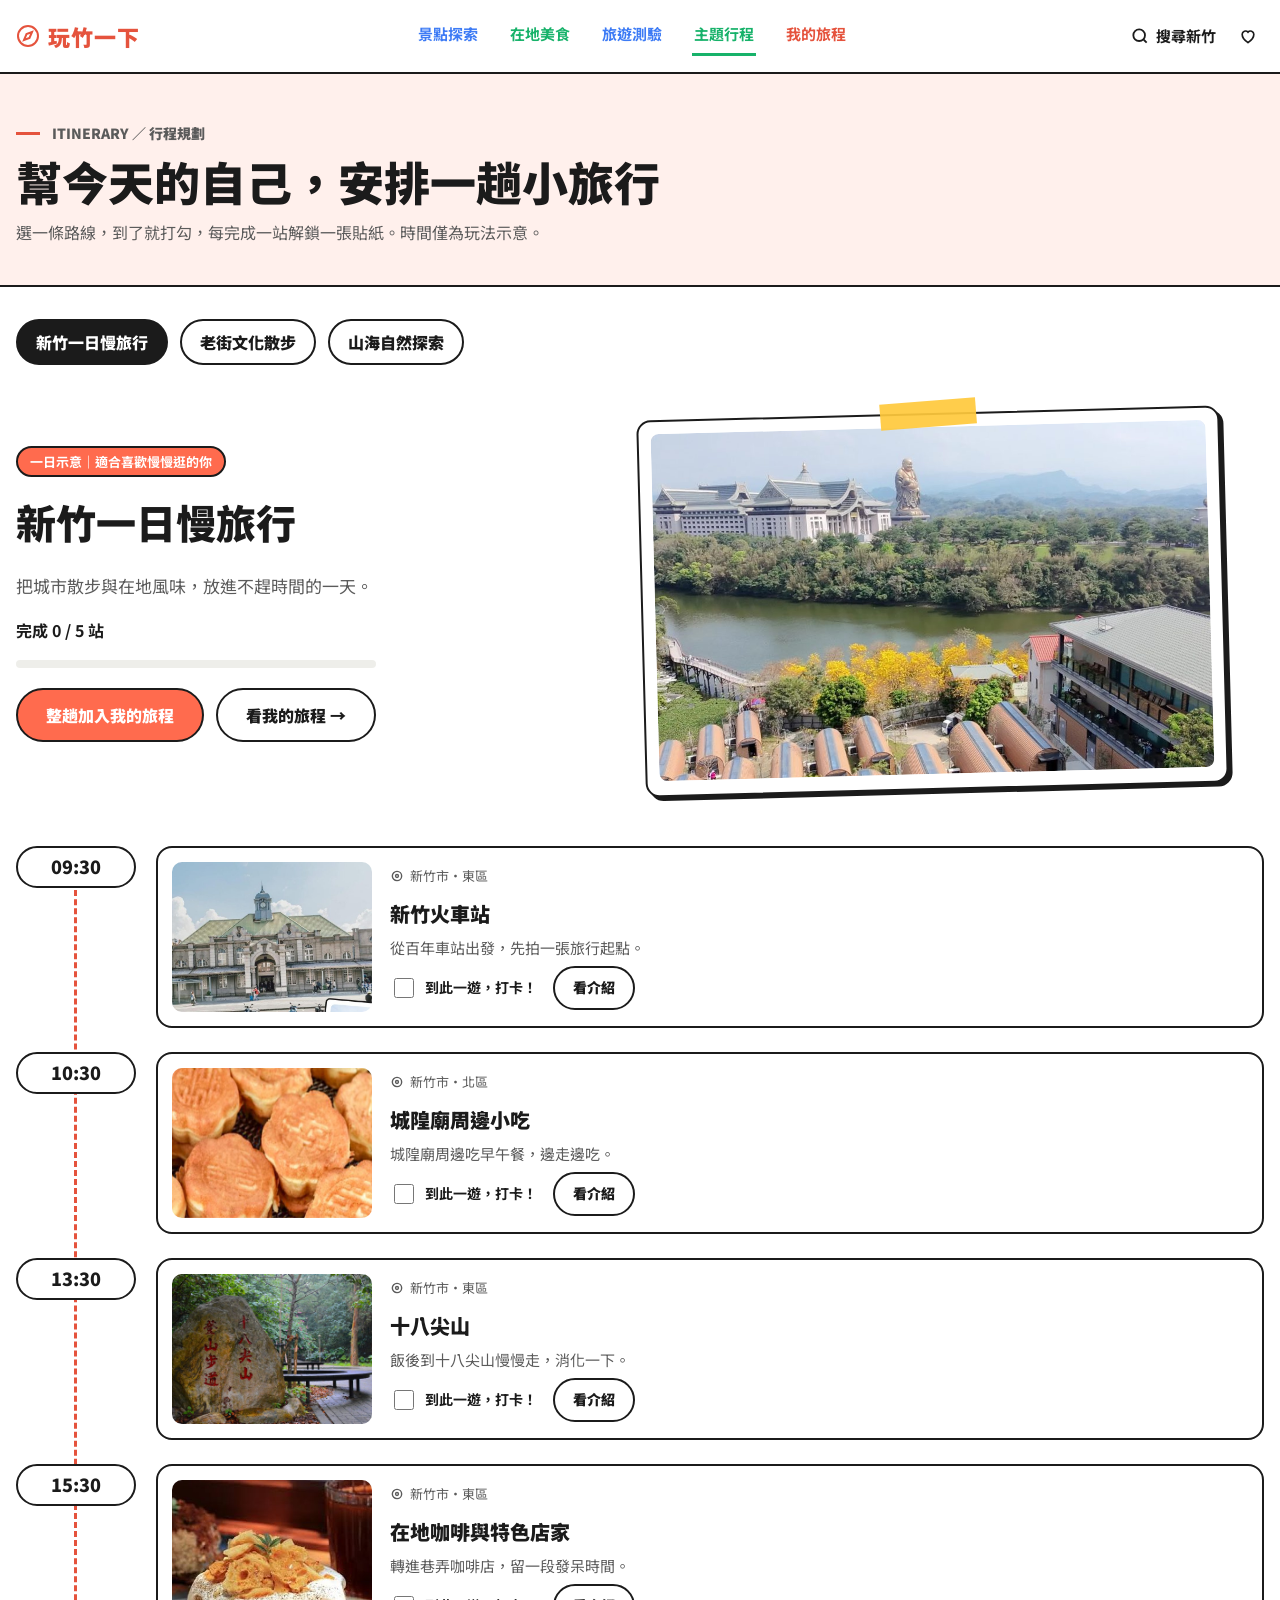
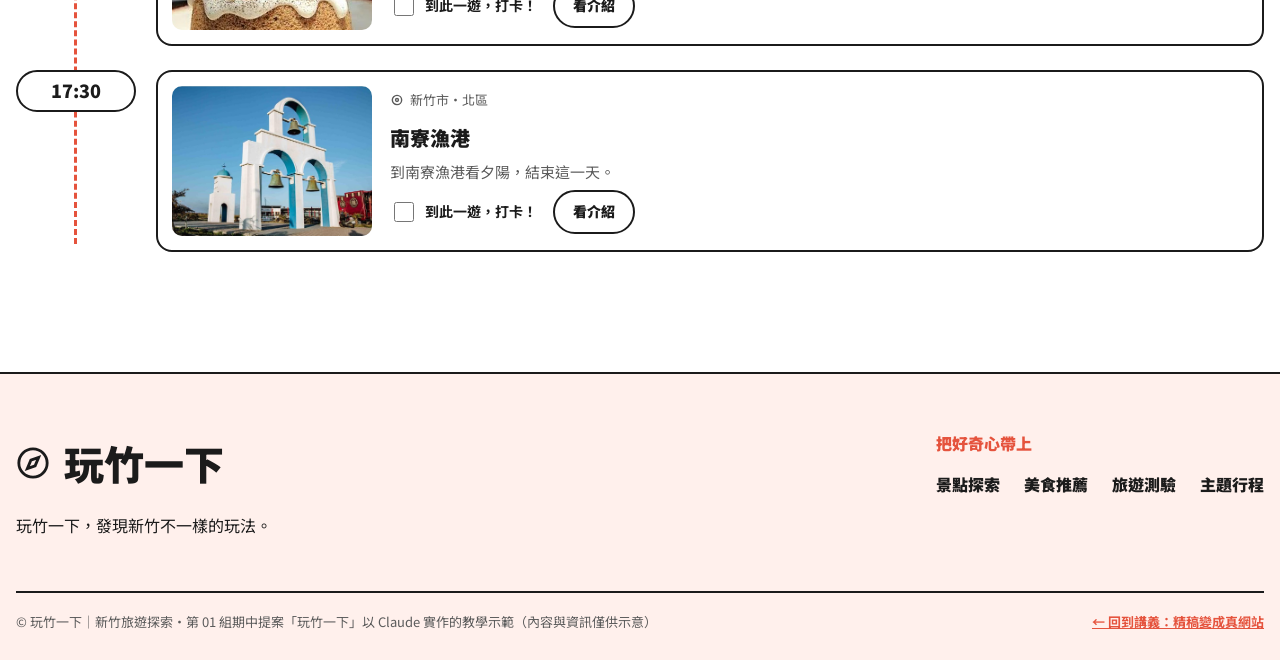
<file: trips.html>
<!DOCTYPE html>
<html lang="zh-Hant-TW">
<head>
  <meta charset="utf-8">
  <meta name="viewport" content="width=device-width, initial-scale=1">
  <title>主題行程｜玩竹一下</title>
  <meta name="description" content="新竹一日慢旅行、老街文化散步、山海自然探索：三條主題行程，可打卡、加入我的旅程。">
  <link rel="preconnect" href="https://fonts.googleapis.com">
  <link rel="preconnect" href="https://fonts.gstatic.com" crossorigin>
  <link href="https://fonts.googleapis.com/css2?family=Noto+Sans+TC:wght@400;500;700;900&display=swap" rel="stylesheet">
  <link rel="stylesheet" href="css/style.css?v=20261105b">
  <link rel="stylesheet" href="css/pages.css?v=20261105b">
</head>
<body data-page="trips">
<main>
  <section class="ph-head">
    <div class="wrap">
      <p class="eyebrow">ITINERARY ／ 行程規劃</p>
      <h1>幫今天的自己，安排一趟小旅行</h1>
      <p>選一條路線，到了就打勾，每完成一站解鎖一張貼紙。時間僅為玩法示意。</p>
    </div>
  </section>
  <section class="wrap" style="padding-bottom:96px">
    <div class="trip-tabs" role="tablist" aria-label="主題行程" id="tabs"></div>
    <div id="panel" role="tabpanel"></div>
  </section>
</main>
<script src="js/data.js?v=20261105a"></script>
<script src="js/app.js?v=20261105a"></script>
<script>
/* 主題行程：分頁切換（網址 #slow／#culture／#nature）、逐站打卡、整趟加入我的旅程 */
(function () {
  const $ = s => document.querySelector(s), IMG = WZ.IMG, S = WZ.state;
  let cur = WZ.TRIPS.find(t => '#' + t.id === location.hash) ? location.hash.slice(1) : WZ.TRIPS[0].id;

  function render() {
    const t = WZ.TRIPS.find(x => x.id === cur);
    $('#tabs').innerHTML = WZ.TRIPS.map(x => `<button class="chip ghost" type="button" role="tab" aria-selected="${x.id === cur}" data-t="${x.id}">${x.name}</button>`).join('');
    const key = s => t.id + ':' + s.spot;
    const n = t.stops.filter(s => S.done.includes(key(s))).length;
    const saved = S.trips.includes(t.id);
    $('#panel').innerHTML = `
      <div class="trip-head">
        <div>
          <span class="pill ${t.color}">${t.kind}｜${t.fit}</span>
          <h2>${t.name}</h2><p class="note" style="font-size:17px">${t.desc}</p>
          <p class="trip-prog">完成 ${n} / ${t.stops.length} 站</p>
          <div class="progress" style="max-width:360px"><i><b style="width:${n / t.stops.length * 100}%"></b></i></div>
          <p style="margin-top:20px;display:flex;gap:12px;flex-wrap:wrap">
            <button class="btn ${saved ? '' : 'primary'}" type="button" id="save">${saved ? '已加入我的旅程 ✓' : '整趟加入我的旅程'}</button>
            <a class="btn" href="mytrip.html">看我的旅程 →</a></p>
        </div>
        <figure class="polaroid tape" style="--ar:16/10"><img src="${IMG(t.img)}" alt="${t.name}"></figure>
      </div>
      <ol class="timeline">${t.stops.map(s => { const sp = WZ.spot(s.spot), d = S.done.includes(key(s)); return `
        <li class="stop ${d ? 'done' : ''}"><span class="stop-time">${s.t}</span>
          <article class="card"><div class="ph"><img src="${IMG(sp.img)}" alt="${sp.name}" loading="lazy"></div>
            <div class="txt"><p class="meta">${WZ.ICON.pin}${sp.area}</p><h3 style="font-size:20px">${sp.name}</h3><p>${s.note}</p>
              <div style="display:flex;gap:16px;flex-wrap:wrap;align-items:center">
                <label class="check"><input type="checkbox" data-done="${key(s)}" ${d ? 'checked' : ''}>到此一遊，打卡！</label>
                <button class="btn sm" type="button" data-open-spot="${sp.id}" style="position:relative;z-index:2">看介紹</button></div></div></article></li>`; }).join('')}</ol>`;
  }

  $('#tabs').addEventListener('click', e => { const b = e.target.closest('[data-t]'); if (!b) return; cur = b.dataset.t; history.replaceState(null, '', '#' + cur); render(); });
  $('#panel').addEventListener('change', e => {
    const k = e.target.dataset.done; if (!k) return;
    S.done = e.target.checked ? [...S.done, k] : S.done.filter(x => x !== k); WZ.save();
    if (e.target.checked) WZ.toast('打卡成功，解鎖一張貼紙！');
    render();
  });
  $('#panel').addEventListener('click', e => {
    if (e.target.id !== 'save') return;
    const on = !S.trips.includes(cur);
    S.trips = on ? [...S.trips, cur] : S.trips.filter(x => x !== cur); WZ.save();
    WZ.toast(on ? '已加入我的旅程' : '已從我的旅程移除'); render();
  });
  window.addEventListener('hashchange', () => { const h = location.hash.slice(1); if (WZ.TRIPS.some(t => t.id === h)) { cur = h; render(); } });
  render();
})();
</script>
</body>
</html>
</file>
<file: css/style.css>
/* 玩竹一下｜依第 01 組 Figma 精稿用 Claude 實作的示範網站 */
:root{
  --ink:#1b1b1b; --muted:#5b5b5b; --line:#1b1b1b; --bg:#fff;
  --coral:#ff6b4e; --red:#e5533d; --yellow:#ffc93c; --green:#17b26a; --blue:#3d7bf5;
  --pink:#fff0ec; --cream:#fff7ec; --grey:#eeeeea;
  --r:16px; --bw:2.5px; --shadow:4px 4px 0 var(--ink);
  --wrap:1280px;
}
*{box-sizing:border-box}
html{scroll-behavior:smooth}
body{margin:0;font-family:"Noto Sans TC",system-ui,sans-serif;color:var(--ink);background:var(--bg);line-height:1.65;-webkit-font-smoothing:antialiased}
img{max-width:100%;display:block}
a{color:inherit}
button{font:inherit;color:inherit;cursor:pointer}
.wrap{width:min(var(--wrap),100% - 32px);margin-inline:auto}
[hidden]{display:none!important}
.sr{position:absolute;width:1px;height:1px;overflow:hidden;clip:rect(0 0 0 0)}
:focus-visible{outline:3px solid var(--blue);outline-offset:3px}

/* ---------- header ---------- */
.hd{position:sticky;top:0;z-index:50;background:#fff;border-bottom:var(--bw) solid var(--line)}
.hd .wrap{display:flex;align-items:center;gap:24px;height:72px}
.logo{font-weight:900;font-size:22px;color:var(--red);text-decoration:none;letter-spacing:.04em;display:flex;align-items:center;gap:8px}
.logo svg{width:24px;height:24px}
.nav{display:flex;gap:28px;margin-inline:auto}
.nav a{text-decoration:none;font-weight:700;font-size:15px;padding:6px 2px;border-bottom:3px solid transparent}
.nav a:nth-child(1){color:var(--blue)} .nav a:nth-child(2){color:var(--green)} .nav a:nth-child(3){color:var(--blue)} .nav a:nth-child(4){color:var(--green)} .nav a:nth-child(5){color:var(--red)}
.nav a.on{border-color:currentColor}
.hd-tools{display:flex;align-items:center;gap:10px}
.icon-btn{display:inline-flex;align-items:center;gap:6px;background:none;border:0;font-weight:700;font-size:15px;padding:8px 6px;position:relative;text-decoration:none}
.icon-btn svg{width:20px;height:20px}
.badge{position:absolute;top:0;right:-4px;min-width:18px;height:18px;border-radius:9px;background:var(--coral);color:#fff;font-size:11px;display:grid;place-items:center;padding:0 4px;border:2px solid #fff}
.badge[data-n="0"]{display:none}
.burger{display:none}
@media (max-width:900px){
  .nav{position:fixed;inset:72px 0 auto 0;background:#fff;flex-direction:column;gap:0;padding:8px 16px 20px;border-bottom:var(--bw) solid var(--line);transform:translateY(-120%);transition:transform .25s;margin:0}
  .nav.open{transform:none}
  .nav a{padding:14px 4px;border-bottom:1px solid var(--grey);font-size:17px}
  .burger{display:inline-flex}
  .hd .wrap{justify-content:space-between}
  .hide-sm{display:none}
}

/* ---------- buttons / pills ---------- */
.btn{display:inline-flex;align-items:center;gap:10px;justify-content:center;border:var(--bw) solid var(--line);border-radius:999px;padding:12px 28px;font-weight:900;text-decoration:none;background:#fff;transition:transform .15s, box-shadow .15s;font-size:16px}
.btn:hover{transform:translate(-2px,-2px);box-shadow:var(--shadow)}
.btn.primary{background:var(--coral);color:#fff}
.btn.sm{padding:8px 18px;font-size:14px}
.btn[disabled]{opacity:.45;pointer-events:none}
.link-arrow{color:var(--red);font-weight:900;text-decoration:none}
.link-arrow:hover{text-decoration:underline}
.pill{display:inline-flex;align-items:center;gap:6px;border:2px solid var(--line);border-radius:999px;padding:3px 12px;font-size:13px;font-weight:700;background:#fff;white-space:nowrap}
.pill.y{background:var(--yellow)} .pill.g{background:var(--green);color:#fff} .pill.b{background:var(--blue);color:#fff} .pill.r{background:var(--coral);color:#fff}
.pill.soft-b{color:var(--blue)} .pill.soft-g{color:var(--green)} .pill.soft-y{color:#a46b00;background:#fff4cf}

/* ---------- sections ---------- */
.sec{padding:96px 0}
.sec.pink{background:var(--pink)} .sec.cream{background:var(--cream)}
.eyebrow{display:flex;align-items:center;gap:12px;color:var(--red);font-weight:900;font-size:14px;margin:0 0 12px}
.eyebrow::before{content:"";width:24px;height:3px;background:var(--red)}
.h2{font-size:clamp(28px,4vw,42px);font-weight:900;line-height:1.25;margin:0 0 12px;letter-spacing:.01em}
.lead{color:var(--muted);margin:0 0 32px}
.note{font-size:13px;color:var(--muted)}

/* ---------- polaroid ---------- */
.polaroid{position:relative;background:#fff;border:var(--bw) solid var(--line);border-radius:14px;padding:12px 12px 14px;box-shadow:var(--shadow)}
.polaroid img{border-radius:8px;width:100%;aspect-ratio:var(--ar,16/10);object-fit:cover}
.polaroid figcaption{font-weight:900;margin-top:10px;font-size:16px}
.tape::before{content:"";position:absolute;top:-14px;left:50%;width:96px;height:26px;background:var(--yellow);transform:translateX(-50%) rotate(-3deg);opacity:.92}

/* ---------- cards ---------- */
.card{background:#fff;border:var(--bw) solid var(--line);border-radius:var(--r);padding:14px;display:flex;flex-direction:column;gap:10px;transition:transform .2s, box-shadow .2s;position:relative}
.card:hover{transform:translate(-3px,-3px);box-shadow:var(--shadow)}
.card .ph{border-radius:10px;overflow:hidden;aspect-ratio:var(--ar,16/10);background:var(--grey)}
.card .ph img{width:100%;height:100%;object-fit:cover;transition:transform .5s}
.card:hover .ph img{transform:scale(1.04)}
.card h3{font-size:22px;font-weight:900;margin:4px 0 0;display:flex;justify-content:space-between;align-items:center;gap:8px}
.card p{margin:0;color:var(--muted);font-size:15px}
.card .meta{font-size:13px;color:var(--muted);display:flex;align-items:center;gap:6px}
.card a.cover{position:absolute;inset:0;z-index:1;border-radius:var(--r)}
.card .fav{z-index:2}
.arrow{width:20px;height:20px;flex:none}

.fav{position:absolute;top:22px;right:22px;width:42px;height:42px;border-radius:50%;border:2px solid var(--line);background:#fff;display:grid;place-items:center;transition:transform .15s}
.fav svg{width:22px;height:22px;fill:none;stroke:var(--ink);stroke-width:2}
.fav[aria-pressed="true"]{background:var(--coral)}
.fav[aria-pressed="true"] svg{fill:#fff;stroke:#fff}
.fav:active{transform:scale(.9)}

/* ---------- footer ---------- */
.ft{background:var(--pink);border-top:var(--bw) solid var(--line);padding:56px 0 28px}
.ft-top{display:flex;justify-content:space-between;gap:32px;flex-wrap:wrap}
.ft-logo{font-size:40px;font-weight:900;display:flex;align-items:center;gap:14px;margin:0}
.ft-logo svg{width:34px;height:34px}
.ft nav{display:flex;gap:24px;flex-wrap:wrap;font-weight:900}
.ft nav a{text-decoration:none}
.ft .tag{color:var(--red);font-weight:900;margin:0 0 14px}
.ft-bottom{border-top:2px solid var(--line);margin-top:36px;padding-top:18px;display:flex;justify-content:space-between;gap:12px;flex-wrap:wrap;font-size:13px;color:var(--muted)}
.ft-bottom a{color:var(--red);font-weight:700}

/* ---------- toast / modal ---------- */
.toast{position:fixed;left:50%;bottom:24px;transform:translate(-50%,calc(100% + 40px));visibility:hidden;background:var(--ink);color:#fff;padding:12px 22px;border-radius:999px;font-weight:700;z-index:200;transition:transform .3s,visibility .3s;max-width:calc(100% - 32px);text-align:center}
.toast.show{transform:translate(-50%,0);visibility:visible}
.modal{position:fixed;inset:0;z-index:150;display:none;align-items:center;justify-content:center;padding:16px;background:rgba(20,20,20,.55)}
.modal.open{display:flex}
.modal-box{background:#fff;border:var(--bw) solid var(--line);border-radius:20px;max-width:880px;width:100%;max-height:calc(100vh - 32px);overflow:auto;box-shadow:6px 6px 0 var(--ink);position:relative}
.modal-close{position:absolute;top:12px;right:12px;z-index:3;width:42px;height:42px;border-radius:50%;border:2px solid var(--line);background:#fff;font-size:22px;line-height:1}
.search-box{padding:28px}
.search-box input{width:100%;font:inherit;font-size:20px;padding:14px 18px;border:var(--bw) solid var(--line);border-radius:14px}
.search-res{list-style:none;margin:16px 0 0;padding:0;display:grid;gap:8px}
.search-res a{display:flex;gap:12px;align-items:center;text-decoration:none;padding:8px;border-radius:12px;border:2px solid transparent}
.search-res a:hover,.search-res a:focus{border-color:var(--line);background:var(--cream)}
.search-res img{width:64px;height:44px;object-fit:cover;border-radius:8px}

.reveal{opacity:0;transform:translateY(24px);transition:opacity .6s, transform .6s}
.reveal.in{opacity:1;transform:none}
@media (prefers-reduced-motion:reduce){*{transition:none!important;animation:none!important}.reveal{opacity:1;transform:none}}
@media (max-width:640px){.sec{padding:64px 0}.btn{padding:11px 22px}}
</file>
<file: css/pages.css>
/* ===== 首頁 ===== */
.hero{padding:72px 0 88px;overflow:hidden}
.hero-grid{display:grid;grid-template-columns:1fr 1.15fr;gap:48px;align-items:center}
.hero h1{font-size:clamp(36px,5.2vw,56px);font-weight:900;line-height:1.22;margin:20px 0 16px}
.hero-sub{font-size:18px;color:var(--muted);margin:0 0 28px}
.hero-cta{display:flex;flex-direction:column;align-items:flex-start;gap:20px;margin-bottom:24px}
.hero-photos{position:relative;min-height:520px}
.hero-blob{position:absolute;inset:0 0 60px 30px;background:var(--cream);border-radius:28px}
.hero-p1{position:absolute;top:10px;left:0;width:84%;transform:rotate(-2.5deg)}
.hero-p2{position:absolute;right:0;bottom:30px;width:44%;transform:rotate(3.5deg);--ar:16/10}
.hero-dash{position:absolute;left:6%;bottom:30px;width:180px}
.hero-mark{position:absolute;left:6%;bottom:0;color:var(--red);font-weight:900;font-size:14px}
.hero-p1,.hero-p2{animation:float 6s ease-in-out infinite}
.hero-p2{animation-delay:-3s}
@keyframes float{50%{translate:0 -8px}}

.teaser{display:grid;grid-template-columns:.8fr 2fr;gap:48px;align-items:center}
.teaser-intro p{margin:0 0 20px}
.teaser-top{display:flex;justify-content:space-between;align-items:center;gap:16px;flex-wrap:wrap;margin-bottom:16px}
.teaser-no{font-size:26px}
.progress{font-size:13px;font-weight:700;min-width:240px}
.progress i{display:block;height:8px;background:var(--grey);border-radius:6px;margin-top:6px;overflow:hidden}
.progress b{display:block;height:100%;background:var(--green);border-radius:6px;transition:width .4s}
.teaser-q h3{font-size:24px;font-weight:900;margin:0 0 20px}
.choice-row{display:grid;grid-template-columns:1fr 1fr;gap:24px}
.choice{text-align:left;background:#fff;border:var(--bw) solid var(--line);border-radius:var(--r);padding:14px;display:flex;flex-direction:column;gap:8px;transition:transform .15s,box-shadow .15s,background .15s;position:relative}
.choice:hover{transform:translate(-3px,-3px);box-shadow:var(--shadow)}
.choice img{width:100%;aspect-ratio:16/9;object-fit:cover;border-radius:10px}
.choice .ab{font-weight:900}
.choice .ct{font-size:22px;font-weight:900}
.choice .cd{color:var(--muted);font-size:15px}
.choice::after{content:"";position:absolute;top:14px;right:14px;width:22px;height:22px;border-radius:50%;border:2.5px solid var(--line);background:#fff}
.choice[aria-checked="true"]{background:#fff6e0;box-shadow:var(--shadow);transform:translate(-3px,-3px)}
.choice[aria-checked="true"]::after{background:var(--coral);box-shadow:inset 0 0 0 4px #fff}
.teaser-go{margin:20px 0 0;color:var(--muted);display:flex;gap:16px;align-items:center;flex-wrap:wrap}

.grid2{display:grid;grid-template-columns:1fr 1fr;gap:24px}
.grid3{display:grid;grid-template-columns:repeat(3,1fr);gap:24px;align-items:start}
.stagger>:nth-child(2){margin-top:32px}
.stagger>:nth-child(3){margin-top:12px}
.chips{display:flex;flex-wrap:wrap;gap:12px;margin-bottom:32px}
.chip{border:var(--bw) solid var(--line);border-radius:999px;background:var(--coral);color:#fff;font-weight:900;padding:8px 18px;transition:transform .15s,background .15s}
.chip:hover{transform:translateY(-2px)}
.chip[aria-selected="true"]{background:var(--ink)}
.chip.ghost{background:#fff;color:var(--ink)}
.chip.ghost[aria-selected="true"]{background:var(--ink);color:#fff}
.masonry{display:grid;grid-template-columns:1.25fr 1fr .85fr;grid-template-rows:auto auto;gap:24px;align-items:start}
.masonry>:nth-child(1){grid-row:span 2}
.masonry>:nth-child(4){grid-column:2}
.masonry>:nth-child(5){grid-column:3;grid-row:2}
.cat-card.dim{opacity:.3;transform:scale(.98)}
.spot-card .more{font-size:15px}
.food-grid{display:grid;grid-template-columns:1fr .8fr 1.25fr;gap:24px;align-items:start}
.fcol{display:grid;gap:24px}
.food-aside{font-size:24px;font-weight:900;line-height:1.5;margin:8px 0 0}
.story{display:grid;grid-template-columns:1fr 1fr;gap:56px;align-items:center}
.story-photos{position:relative;min-height:440px}
.story-p1{width:82%;transform:rotate(-2deg);--ar:16/8}
.story-p2{position:absolute;width:52%;right:4%;bottom:0;transform:rotate(3deg);--ar:16/10}
.story-badge{position:absolute;right:0;top:-10px}
.story-txt{font-size:17px;color:var(--muted);margin:0 0 28px}

/* 詳細視窗 */
.detail{display:grid;grid-template-columns:1fr 1fr}
.detail-ph img{width:100%;height:100%;min-height:300px;object-fit:cover;border-radius:17px 0 0 17px}
.detail-txt{padding:32px 28px}
.detail-tags{display:flex;flex-wrap:wrap;gap:8px;margin-bottom:12px}
.detail-tip{background:var(--cream);border:2px solid var(--line);border-radius:12px;padding:10px 14px}
.detail-tip b{display:block;color:var(--red)}
.detail-act{display:flex;gap:10px;flex-wrap:wrap;margin:16px 0}
.detail-near-t{font-weight:900;margin:8px 0}
.detail-near{display:grid;grid-template-columns:repeat(3,1fr);gap:8px}
.detail-near button{background:none;border:2px solid var(--line);border-radius:10px;padding:6px;font-size:13px;font-weight:700;text-align:left}
.detail-near img{aspect-ratio:4/3;object-fit:cover;border-radius:6px;margin-bottom:4px}

/* ===== 內頁共用頁首 ===== */
.ph-head{background:var(--pink);border-bottom:var(--bw) solid var(--line);padding:48px 0 40px}
.ph-head h1{font-size:clamp(30px,4.4vw,46px);font-weight:900;margin:8px 0;line-height:1.25}
.ph-head p{color:var(--muted);margin:0}

/* ===== 景點探索 ===== */
.toolbar{display:flex;gap:16px;flex-wrap:wrap;align-items:center;justify-content:space-between;margin:32px 0 20px}
.searchbar{flex:1 1 280px;display:flex;align-items:center;gap:8px;border:var(--bw) solid var(--line);border-radius:999px;padding:4px 6px 4px 18px;background:#fff;max-width:440px}
.searchbar input{border:0;font:inherit;font-size:16px;flex:1;min-width:0;padding:8px 0;outline:0}
.searchbar svg{width:20px;height:20px;flex:none}
.seg{display:inline-flex;border:var(--bw) solid var(--line);border-radius:999px;overflow:hidden}
.seg button{border:0;background:#fff;padding:9px 18px;font-weight:900}
.seg button[aria-pressed="true"]{background:var(--ink);color:#fff}
.count{font-weight:700;color:var(--muted);margin:0 0 20px}
.explore-grid{display:grid;grid-template-columns:repeat(3,1fr);gap:24px}
.empty{border:var(--bw) dashed var(--line);border-radius:var(--r);padding:40px;text-align:center;grid-column:1/-1}
.map-wrap{display:grid;grid-template-columns:1.4fr 1fr;gap:24px;align-items:start}
.map{position:relative;border:var(--bw) solid var(--line);border-radius:var(--r);background:#e8f3f7;aspect-ratio:5/4;overflow:hidden}
.map svg.land{position:absolute;inset:0;width:100%;height:100%}
.pin{position:absolute;transform:translate(-50%,-100%);border:0;background:none;padding:0;display:flex;flex-direction:column;align-items:center}
.pin i{width:30px;height:30px;border-radius:50% 50% 50% 0;transform:rotate(-45deg);border:2.5px solid var(--line);background:var(--coral);display:block;transition:transform .15s}
.pin.food i{background:var(--yellow)} .pin.forest i{background:var(--green)} .pin.coast i{background:var(--blue)} .pin.family i{background:#b98cff}
.pin span{margin-top:4px;background:#fff;border:2px solid var(--line);border-radius:999px;font-size:12px;font-weight:900;padding:1px 8px;white-space:nowrap;opacity:0;transition:opacity .15s}
.pin:hover span,.pin.on span,.pin:focus span{opacity:1}
.pin.on i,.pin:hover i{transform:rotate(-45deg) scale(1.25)}
.pin.off{opacity:.2}
.map-legend{position:absolute;left:12px;bottom:12px;background:#fff;border:2px solid var(--line);border-radius:12px;padding:6px 10px;font-size:12px;display:flex;gap:10px;flex-wrap:wrap}
.map-legend b{display:inline-block;width:10px;height:10px;border-radius:50%;border:1.5px solid var(--line);margin-right:4px;vertical-align:-1px}
.map-list{display:grid;gap:10px;max-height:640px;overflow:auto;padding:4px}
.map-item{display:flex;gap:12px;align-items:center;border:2px solid var(--line);border-radius:12px;background:#fff;padding:8px;text-align:left}
.map-item img{width:76px;height:56px;object-fit:cover;border-radius:8px}
.map-item.on{background:var(--cream);box-shadow:3px 3px 0 var(--ink)}

/* ===== 測驗 ===== */
.quiz-bar{background:var(--pink);border-bottom:2px solid #e7d6cf;font-size:13px;color:var(--muted)}
.quiz-bar .wrap{display:flex;justify-content:space-between;padding:10px 0;gap:12px}
.qv{display:none;padding:56px 0 80px}
.qv.on{display:block;animation:fadeup .45s}
@keyframes fadeup{from{opacity:0;transform:translateY(16px)}}
.start{display:grid;grid-template-columns:1fr 1.1fr;gap:56px;align-items:center}
.start h1,.res h1{font-size:clamp(34px,5vw,52px);font-weight:900;line-height:1.22;margin:16px 0}
.start .big{font-size:20px;margin:0 0 16px}
.pills{display:flex;gap:10px;flex-wrap:wrap;margin:20px 0 28px}
.start-photos{position:relative;min-height:440px}
.start-p1{width:82%;transform:rotate(-2deg)}
.start-p2{position:absolute;width:44%;right:0;bottom:0;transform:rotate(3deg)}
.q-head{display:flex;align-items:center;gap:24px;flex-wrap:wrap;margin-bottom:20px}
.q-no{font-size:26px;font-weight:900}
.steps{display:flex;gap:8px;flex:1;max-width:460px}
.steps span{flex:1;font-size:12px;color:var(--muted);border-top:5px solid var(--grey);padding-top:4px}
.steps span.done{border-color:var(--coral)}
.steps span.now{border-color:var(--coral);color:var(--red);font-weight:700}
.q-tag{margin-left:auto}
.q-title{font-size:clamp(28px,4vw,42px);font-weight:900;margin:0 0 8px;line-height:1.3}
.q-nav{display:flex;justify-content:space-between;align-items:center;gap:16px;margin-top:28px;flex-wrap:wrap}
.q-nav .btn{min-width:180px;border-radius:12px}
.res{display:grid;grid-template-columns:1fr 1.05fr;gap:56px;align-items:center}
.res-name{font-size:clamp(44px,6vw,64px);font-weight:900;color:var(--red);margin:0 0 12px;line-height:1.15}
.res-line{font-size:22px;font-weight:900;margin:0 0 10px}
.res-photos{position:relative;min-height:440px}
.res-p1{width:86%;transform:rotate(-2deg)}
.res-p1 figcaption{font-size:14px}
.res-p2{position:absolute;width:42%;right:0;bottom:10px;transform:rotate(3deg)}
.recs{display:grid;grid-template-columns:repeat(auto-fit,minmax(240px,1fr));gap:24px;margin:16px 0 36px}
.rec{border-top:3px solid var(--line);padding-top:12px;position:relative}
.rec h3{font-size:22px;font-weight:900;margin:6px 0}
.rec button.open{background:none;border:0;padding:0;font-weight:900;color:var(--red)}
.res-act{display:flex;gap:16px;align-items:center;flex-wrap:wrap}
.score{display:grid;gap:8px;margin:20px 0;max-width:420px}
.score div{display:grid;grid-template-columns:96px 1fr 28px;gap:10px;align-items:center;font-size:13px;font-weight:700}
.score i{height:10px;border-radius:6px;background:var(--grey);overflow:hidden;display:block}
.score b{display:block;height:100%;background:var(--coral);transition:width .8s}

/* ===== 主題行程 ===== */
.trip-tabs{display:flex;gap:12px;flex-wrap:wrap;margin:32px 0}
.trip-head{display:grid;grid-template-columns:1fr 1.2fr;gap:32px;align-items:center;margin-bottom:40px}
.trip-head .polaroid{transform:rotate(-1.5deg)}
.trip-head h2{font-size:clamp(28px,4vw,40px);font-weight:900;margin:12px 0}
.trip-prog{margin:16px 0;font-weight:700}
.timeline{list-style:none;padding:0;margin:0;position:relative}
.timeline::before{content:"";position:absolute;left:58px;top:8px;bottom:8px;border-left:3px dashed var(--red)}
.stop{display:grid;grid-template-columns:120px 1fr;gap:20px;align-items:start;margin-bottom:24px}
.stop-time{font-weight:900;font-size:18px;background:#fff;position:relative;z-index:1;text-align:center;border:var(--bw) solid var(--line);border-radius:999px;padding:4px 0}
.stop .card{flex-direction:row;align-items:center;gap:18px}
.stop .card .ph{flex:0 0 200px;--ar:4/3}
.stop .card .txt{flex:1;display:grid;gap:6px}
.stop.done .stop-time{background:var(--green);color:#fff}
.check{display:inline-flex;align-items:center;gap:8px;font-weight:700;font-size:14px;cursor:pointer;z-index:2;position:relative}
.check input{width:20px;height:20px;accent-color:var(--green)}

/* ===== 我的旅程 ===== */
.mt-sec{padding:48px 0;border-bottom:2px solid var(--grey)}
.mt-sec h2{font-size:28px;font-weight:900;margin:0 0 20px;display:flex;align-items:center;gap:12px;flex-wrap:wrap}
.mt-result{display:grid;grid-template-columns:240px 1fr;gap:24px;align-items:center;border:var(--bw) solid var(--line);border-radius:var(--r);padding:16px;background:var(--cream)}
.mt-result img{border-radius:10px;aspect-ratio:4/3;object-fit:cover}
.stickers{display:grid;grid-template-columns:repeat(auto-fill,minmax(120px,1fr));gap:20px}
.sticker{text-align:center;font-size:13px;font-weight:700;background:none;border:0;padding:0}
.sticker .s{width:100%;aspect-ratio:1;border-radius:50%;border:var(--bw) solid var(--line);overflow:hidden;background:var(--grey);display:grid;place-items:center;margin-bottom:6px;transition:transform .2s}
.sticker img{width:100%;height:100%;object-fit:cover}
.sticker.lock img{filter:grayscale(1) blur(2px);opacity:.35}
.sticker.lock .s{border-style:dashed}
.sticker:not(.lock) .s{box-shadow:3px 3px 0 var(--ink);transform:rotate(-4deg)}
.sticker:nth-child(even):not(.lock) .s{transform:rotate(5deg)}
.trip-list{display:grid;gap:12px}
.trip-row{display:flex;gap:16px;align-items:center;justify-content:space-between;border:2px solid var(--line);border-radius:14px;padding:12px 16px;flex-wrap:wrap}

/* ===== RWD ===== */
@media (max-width:1024px){
  .explore-grid{grid-template-columns:repeat(2,1fr)}
  .teaser{grid-template-columns:1fr}
}
@media (max-width:900px){
  .hero-grid,.story,.start,.res,.trip-head,.map-wrap{grid-template-columns:1fr}
  .hero-photos,.start-photos,.res-photos{min-height:0;aspect-ratio:1.15}
  .story-photos{min-height:0;aspect-ratio:1.3}
  .grid3,.food-grid{grid-template-columns:1fr 1fr}
  .masonry{grid-template-columns:1fr 1fr}
  .masonry>*{grid-column:auto!important;grid-row:auto!important}
  .stagger>*{margin-top:0!important}
  .detail{grid-template-columns:1fr}
  .detail-ph img{border-radius:17px 17px 0 0;max-height:260px;min-height:0}
  .map{aspect-ratio:1/1.05}
}
@media (max-width:640px){
  .hero{padding:40px 0 56px}
  .hero-photos{aspect-ratio:.95}
  .hero-p1{width:92%}
  .hero-p2{width:46%;bottom:0;right:-4px}
  .hero-p2 figcaption,.hero-dash,.hero-mark{display:none}
  .hero-blob{inset:20px 0 30px 20px}
  .choice-row,.grid2,.grid3,.food-grid,.masonry,.explore-grid{grid-template-columns:1fr}
  .choice .ct{font-size:18px}
  .choice-row{gap:12px}
  .teaser-no,.q-no{font-size:20px}
  .q-head{gap:12px}
  .steps{order:3;flex:1 0 100%;max-width:none}
  .steps span{font-size:0;padding-top:0}
  .quiz-bar span:last-child{display:none}
  .progress{min-width:0;flex:1}
  .stop{grid-template-columns:1fr;gap:8px}
  .timeline::before{display:none}
  .stop-time{justify-self:start;padding:4px 16px}
  .stop .card{flex-direction:column;align-items:stretch}
  .stop .card .ph{flex:none}
  .mt-result{grid-template-columns:1fr}
  .q-nav .btn{min-width:0;flex:1}
  .q-nav>p{order:-1;width:100%;text-align:center;margin:0}
  .stickers{grid-template-columns:repeat(3,1fr);gap:14px}
  .detail-near{grid-template-columns:repeat(3,1fr)}
}
</file>
